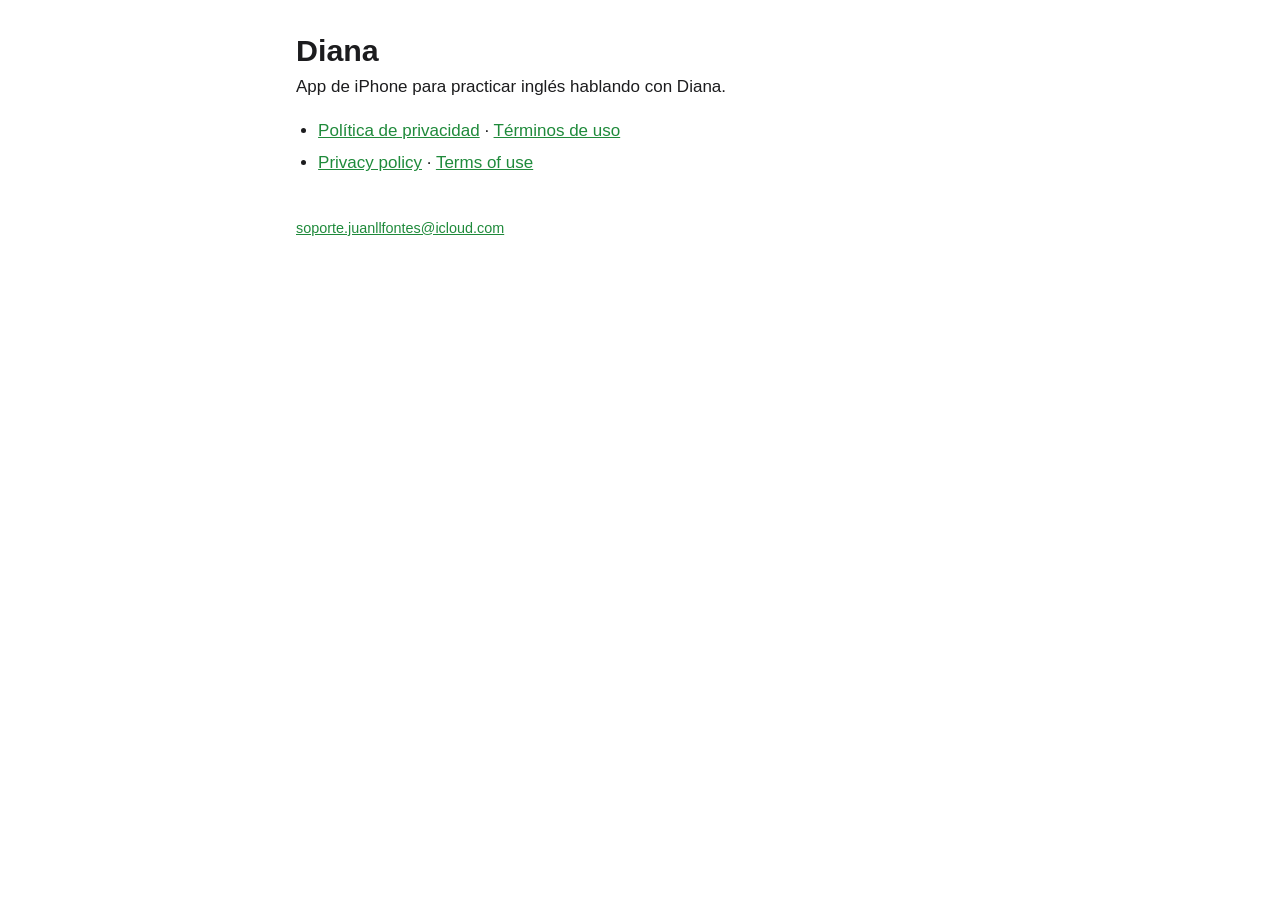
<file: index.html>
<!doctype html>
<html lang="es">
<head>
<meta charset="utf-8">
<meta name="viewport" content="width=device-width, initial-scale=1">
<title>Diana · Textos legales</title>
<link rel="stylesheet" href="estilo.css">
</head>
<body>
<main>
<h1>Diana</h1>
<p>App de iPhone para practicar inglés hablando con Diana.</p>
<ul>
<li><a href="es/privacidad.html">Política de privacidad</a> · <a href="es/terminos.html">Términos de uso</a></li>
<li lang="en"><a href="en/privacy.html">Privacy policy</a> · <a href="en/terms.html">Terms of use</a></li>
</ul>
<footer>
<p><a href="mailto:soporte.juanllfontes@icloud.com">soporte.juanllfontes@icloud.com</a></p>
</footer>
</main>
</body>
</html>
</file>
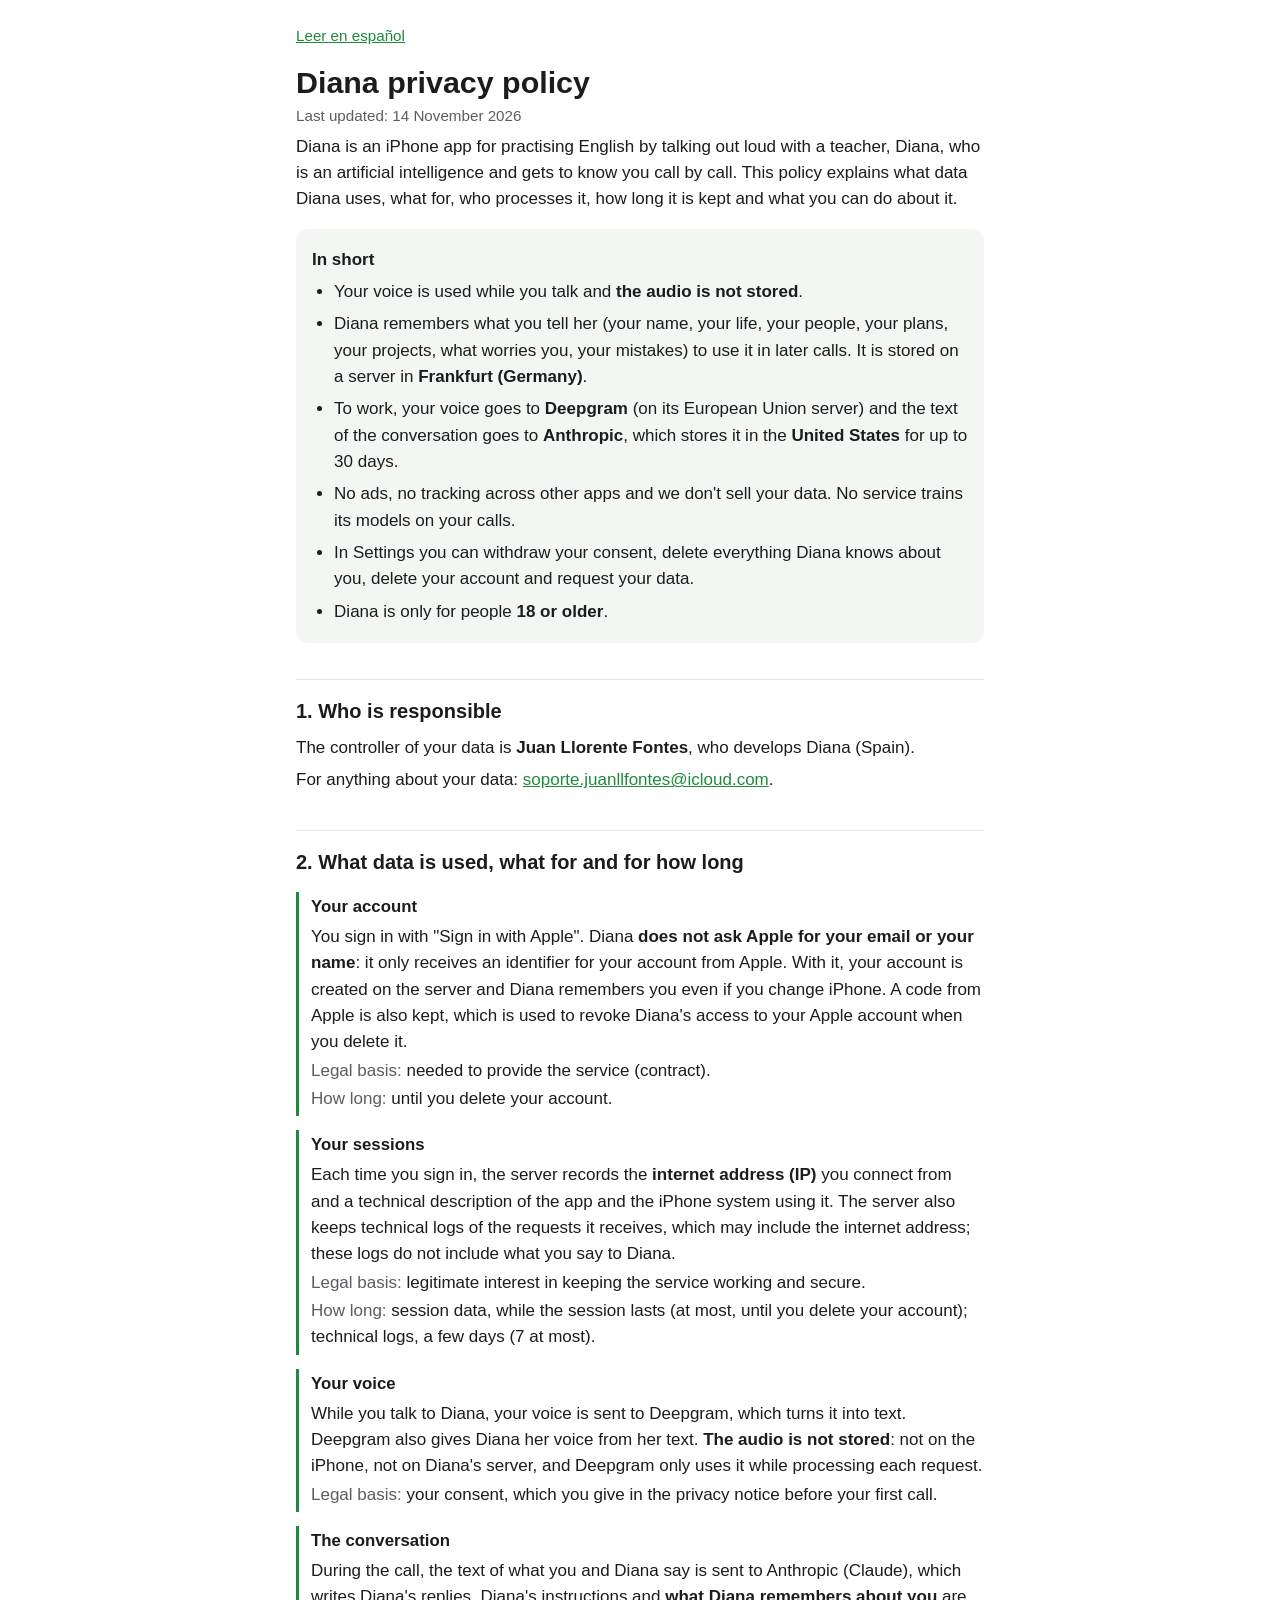
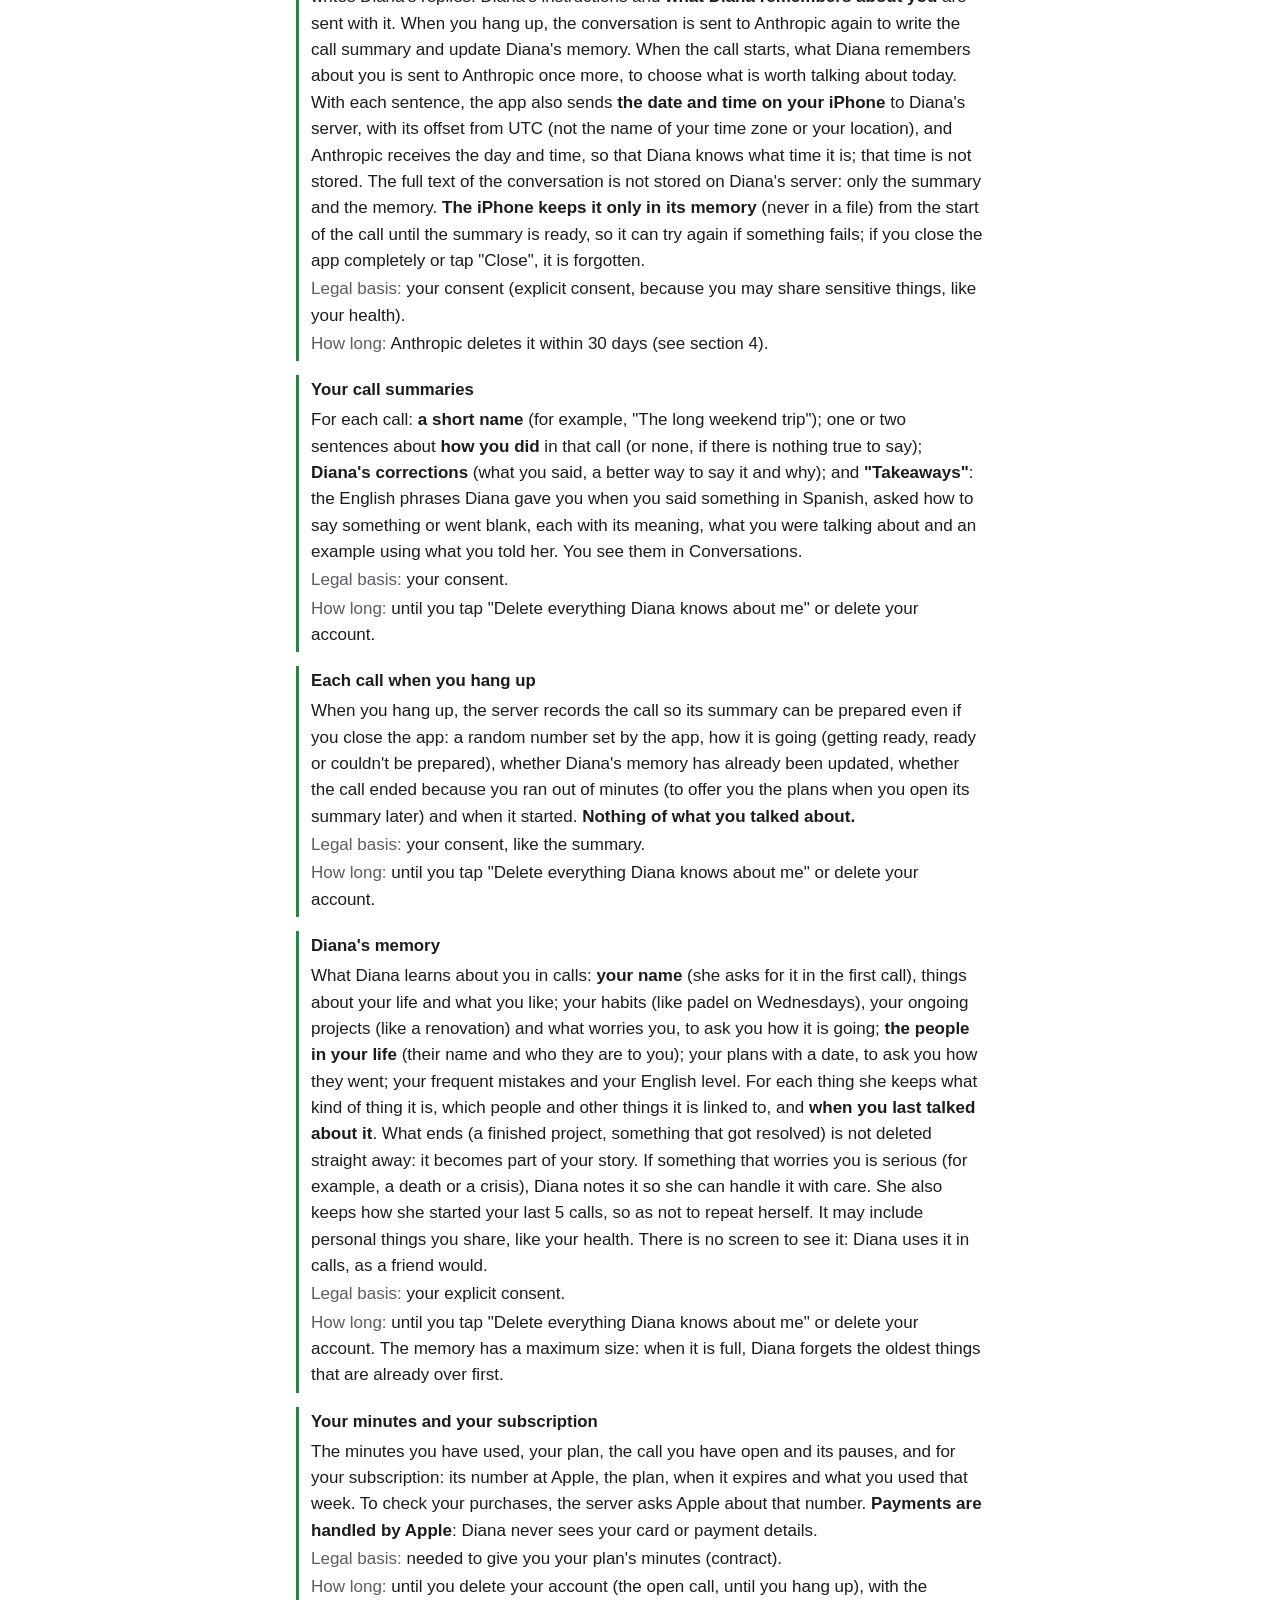
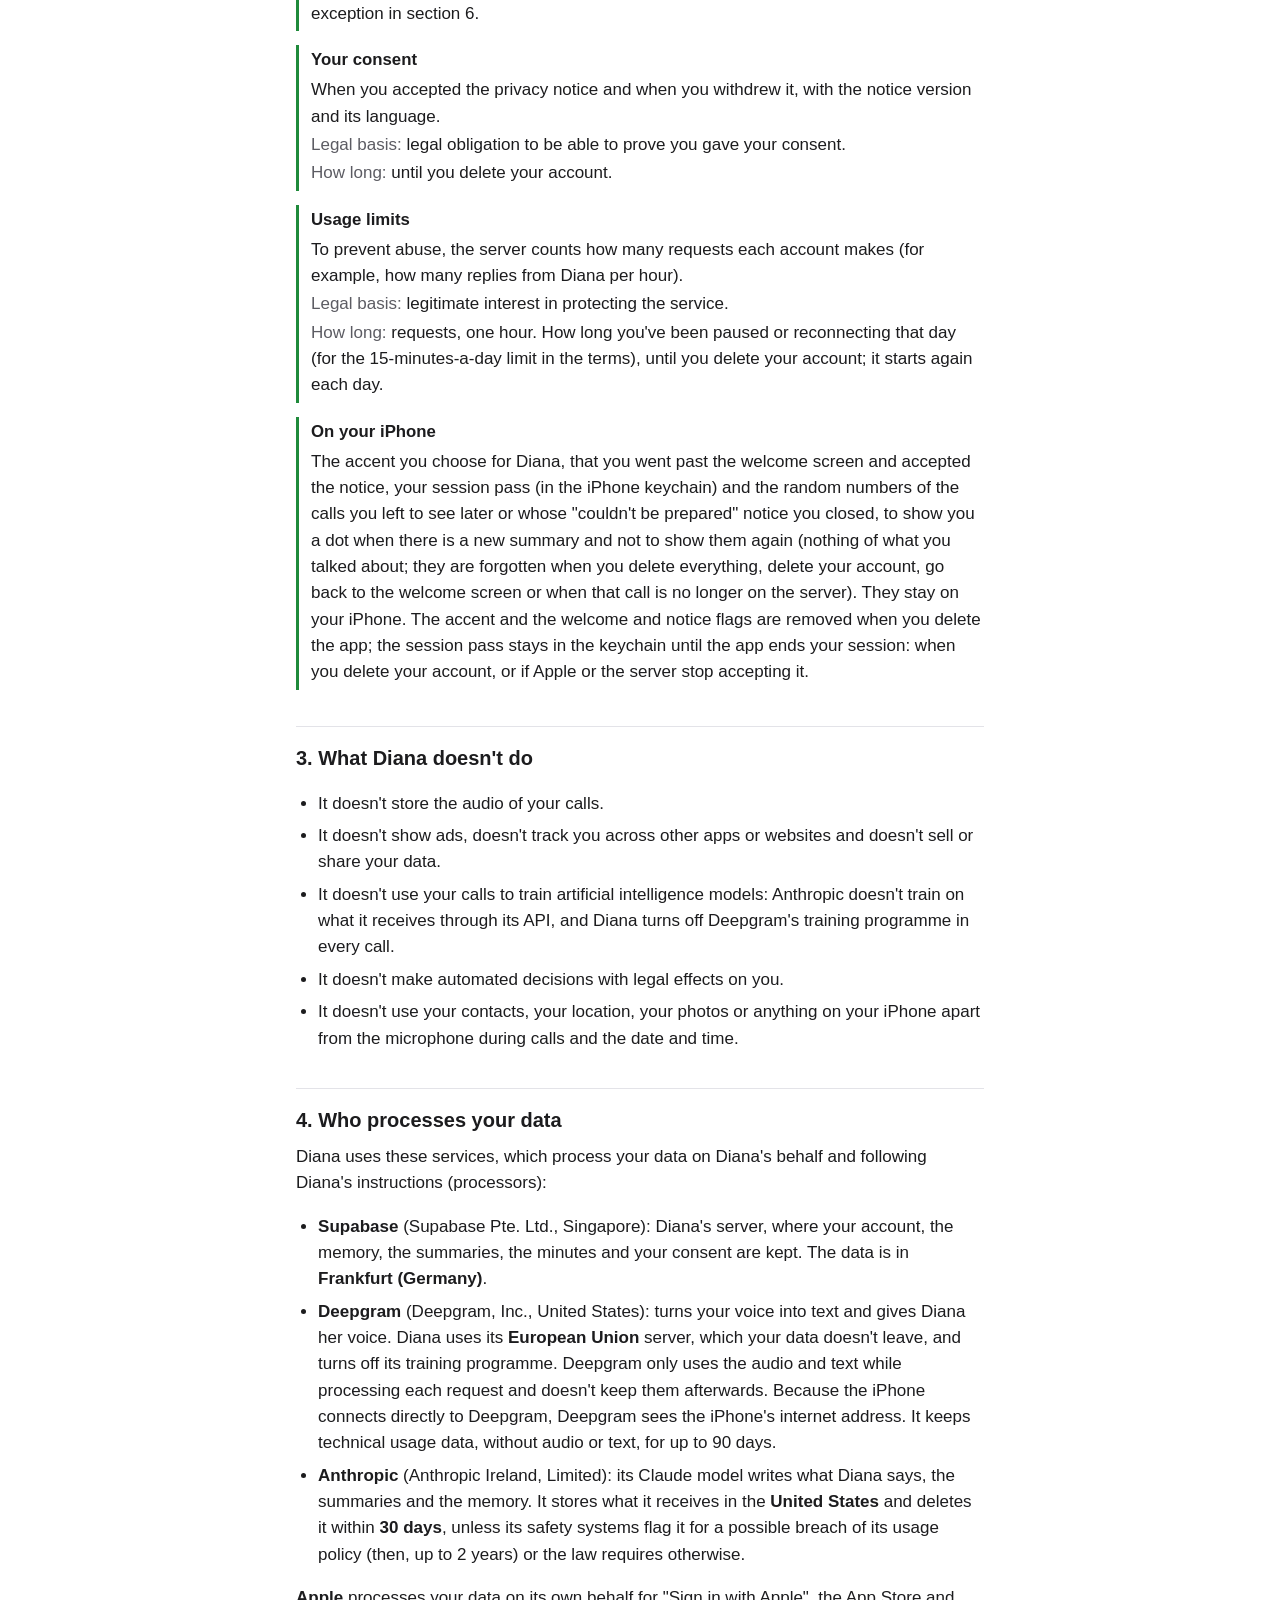
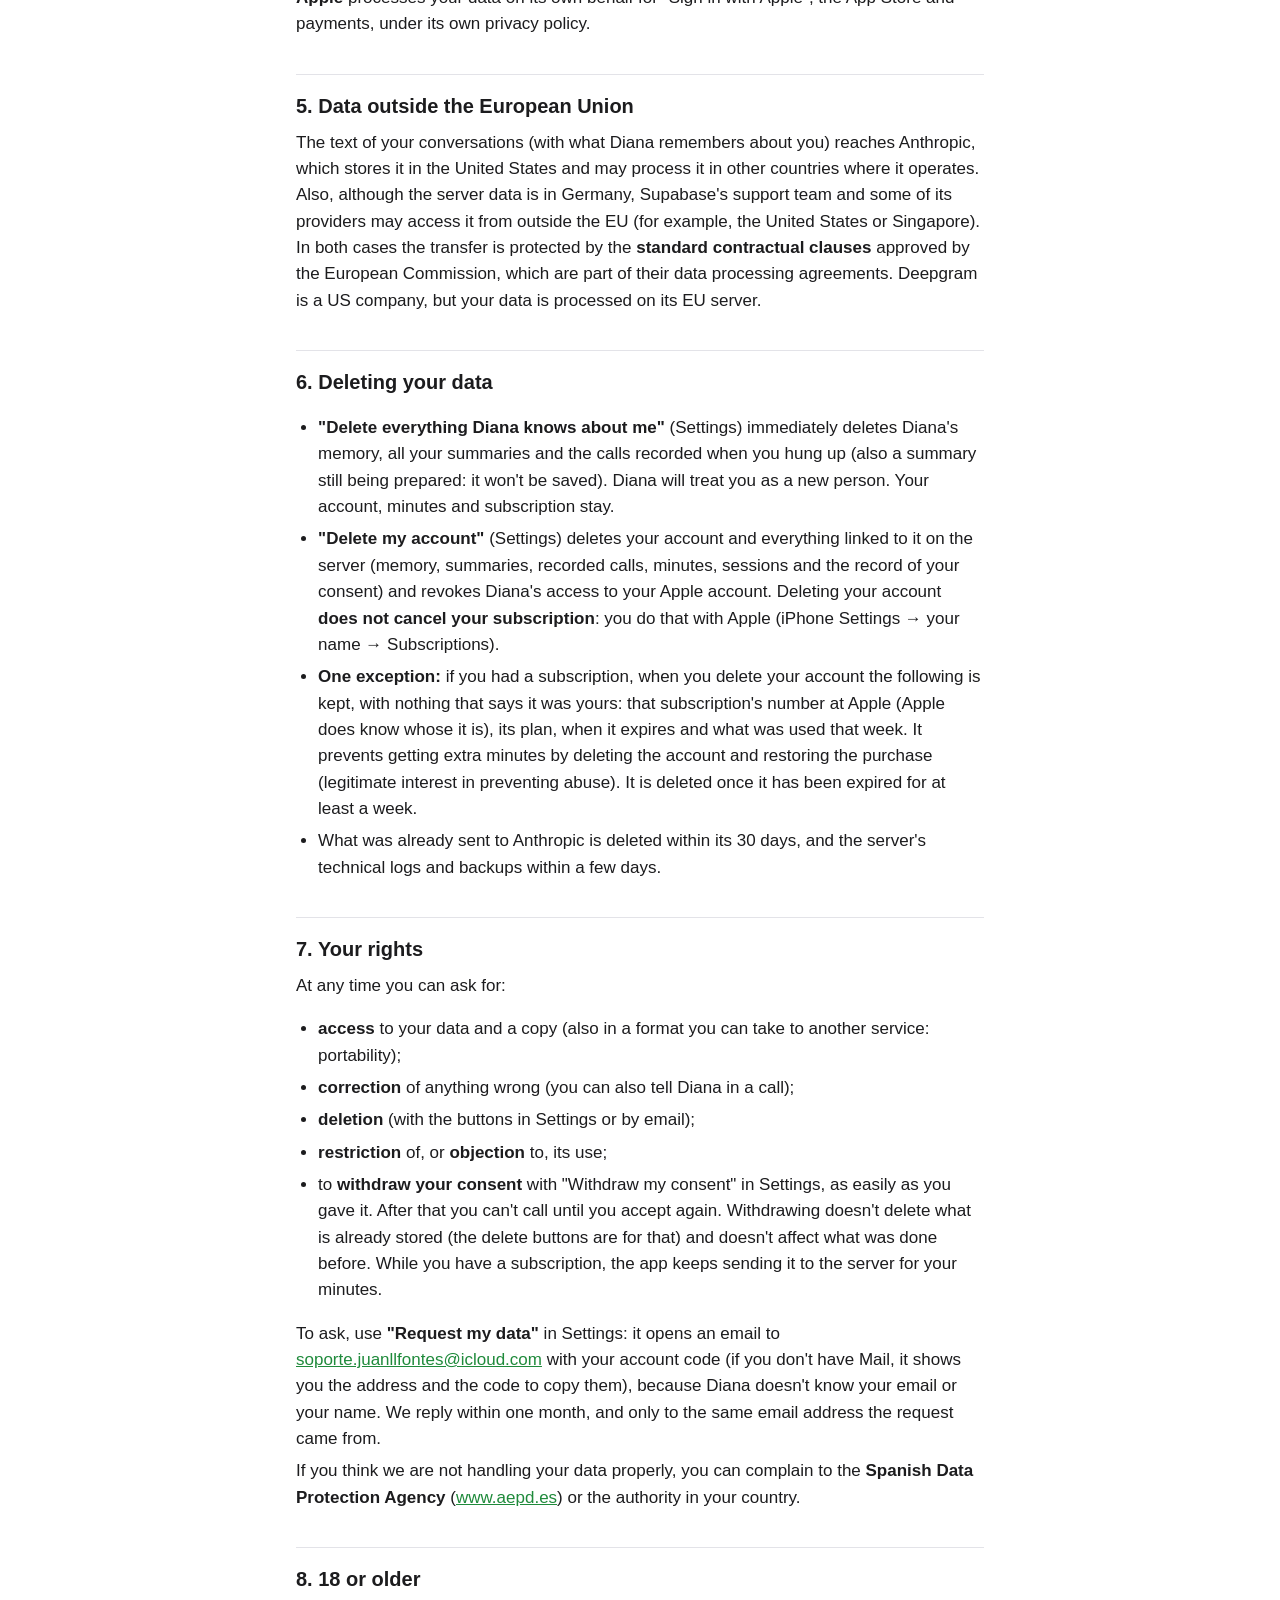
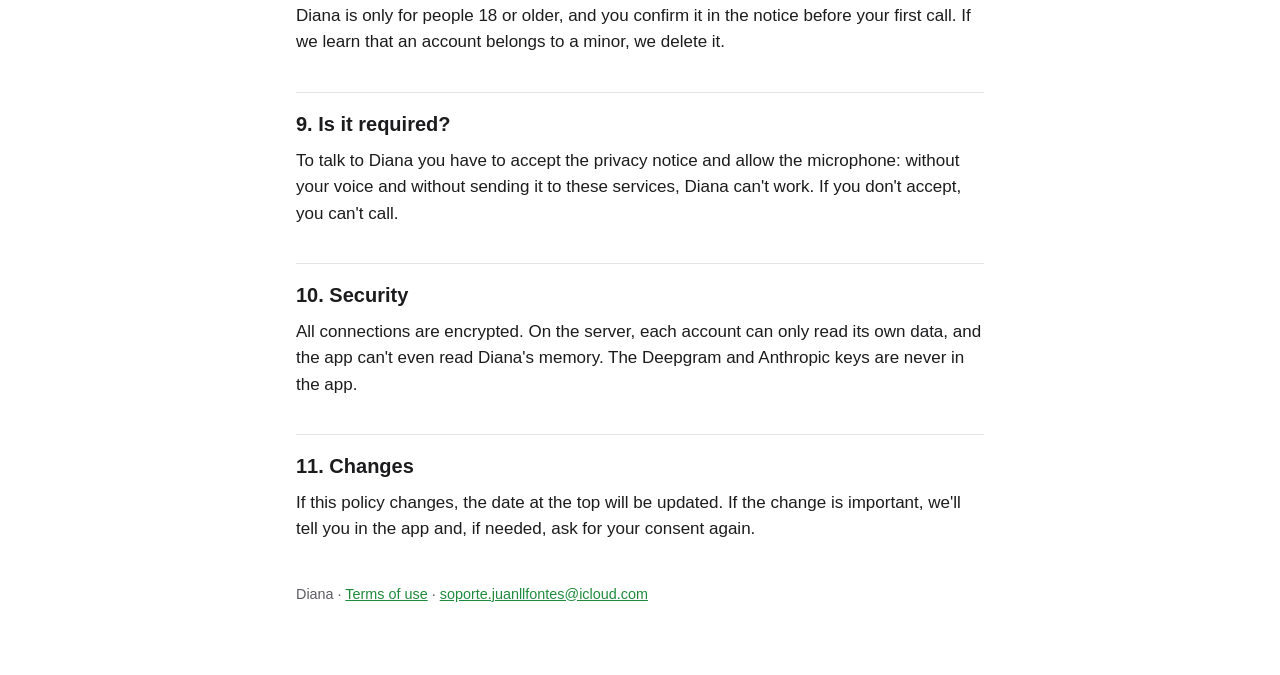
<file: en/privacy.html>
<!doctype html>
<html lang="en">
<head>
<meta charset="utf-8">
<meta name="viewport" content="width=device-width, initial-scale=1">
<title>Diana · Privacy policy</title>
<link rel="stylesheet" href="../estilo.css">
</head>
<body>
<main>
<p class="idioma"><a href="../es/privacidad.html" hreflang="es" lang="es">Leer en español</a></p>
<h1>Diana privacy policy</h1>
<p class="fecha">Last updated: 14 November 2026</p>

<p>Diana is an iPhone app for practising English by talking out loud with a teacher, Diana, who is an artificial intelligence and gets to know you call by call. This policy explains what data Diana uses, what for, who processes it, how long it is kept and what you can do about it.</p>

<div class="resumen">
<p><strong>In short</strong></p>
<ul>
<li>Your voice is used while you talk and <strong>the audio is not stored</strong>.</li>
<li>Diana remembers what you tell her (your name, your life, your people, your plans, your projects, what worries you, your mistakes) to use it in later calls. It is stored on a server in <strong>Frankfurt (Germany)</strong>.</li>
<li>To work, your voice goes to <strong>Deepgram</strong> (on its European Union server) and the text of the conversation goes to <strong>Anthropic</strong>, which stores it in the <strong>United States</strong> for up to 30 days.</li>
<li>No ads, no tracking across other apps and we don't sell your data. No service trains its models on your calls.</li>
<li>In Settings you can withdraw your consent, delete everything Diana knows about you, delete your account and request your data.</li>
<li>Diana is only for people <strong>18 or older</strong>.</li>
</ul>
</div>

<h2>1. Who is responsible</h2>
<p>The controller of your data is <strong>Juan Llorente Fontes</strong>, who develops Diana (Spain).</p>
<p>For anything about your data: <a href="mailto:soporte.juanllfontes@icloud.com">soporte.juanllfontes@icloud.com</a>.</p>

<h2>2. What data is used, what for and for how long</h2>

<div class="dato">
<h3>Your account</h3>
<p>You sign in with "Sign in with Apple". Diana <strong>does not ask Apple for your email or your name</strong>: it only receives an identifier for your account from Apple. With it, your account is created on the server and Diana remembers you even if you change iPhone. A code from Apple is also kept, which is used to revoke Diana's access to your Apple account when you delete it.</p>
<p><span class="etiqueta">Legal basis:</span> needed to provide the service (contract).</p>
<p><span class="etiqueta">How long:</span> until you delete your account.</p>
</div>

<div class="dato">
<h3>Your sessions</h3>
<p>Each time you sign in, the server records the <strong>internet address (IP)</strong> you connect from and a technical description of the app and the iPhone system using it. The server also keeps technical logs of the requests it receives, which may include the internet address; these logs do not include what you say to Diana.</p>
<p><span class="etiqueta">Legal basis:</span> legitimate interest in keeping the service working and secure.</p>
<p><span class="etiqueta">How long:</span> session data, while the session lasts (at most, until you delete your account); technical logs, a few days (7 at most).</p>
</div>

<div class="dato">
<h3>Your voice</h3>
<p>While you talk to Diana, your voice is sent to Deepgram, which turns it into text. Deepgram also gives Diana her voice from her text. <strong>The audio is not stored</strong>: not on the iPhone, not on Diana's server, and Deepgram only uses it while processing each request.</p>
<p><span class="etiqueta">Legal basis:</span> your consent, which you give in the privacy notice before your first call.</p>
</div>

<div class="dato">
<h3>The conversation</h3>
<p>During the call, the text of what you and Diana say is sent to Anthropic (Claude), which writes Diana's replies. Diana's instructions and <strong>what Diana remembers about you</strong> are sent with it. When you hang up, the conversation is sent to Anthropic again to write the call summary and update Diana's memory. When the call starts, what Diana remembers about you is sent to Anthropic once more, to choose what is worth talking about today. With each sentence, the app also sends <strong>the date and time on your iPhone</strong> to Diana's server, with its offset from UTC (not the name of your time zone or your location), and Anthropic receives the day and time, so that Diana knows what time it is; that time is not stored. The full text of the conversation is not stored on Diana's server: only the summary and the memory. <strong>The iPhone keeps it only in its memory</strong> (never in a file) from the start of the call until the summary is ready, so it can try again if something fails; if you close the app completely or tap "Close", it is forgotten.</p>
<p><span class="etiqueta">Legal basis:</span> your consent (explicit consent, because you may share sensitive things, like your health).</p>
<p><span class="etiqueta">How long:</span> Anthropic deletes it within 30 days (see section 4).</p>
</div>

<div class="dato">
<h3>Your call summaries</h3>
<p>For each call: <strong>a short name</strong> (for example, "The long weekend trip"); one or two sentences about <strong>how you did</strong> in that call (or none, if there is nothing true to say); <strong>Diana's corrections</strong> (what you said, a better way to say it and why); and <strong>"Takeaways"</strong>: the English phrases Diana gave you when you said something in Spanish, asked how to say something or went blank, each with its meaning, what you were talking about and an example using what you told her. You see them in Conversations.</p>
<p><span class="etiqueta">Legal basis:</span> your consent.</p>
<p><span class="etiqueta">How long:</span> until you tap "Delete everything Diana knows about me" or delete your account.</p>
</div>

<div class="dato">
<h3>Each call when you hang up</h3>
<p>When you hang up, the server records the call so its summary can be prepared even if you close the app: a random number set by the app, how it is going (getting ready, ready or couldn't be prepared), whether Diana's memory has already been updated, whether the call ended because you ran out of minutes (to offer you the plans when you open its summary later) and when it started. <strong>Nothing of what you talked about.</strong></p>
<p><span class="etiqueta">Legal basis:</span> your consent, like the summary.</p>
<p><span class="etiqueta">How long:</span> until you tap "Delete everything Diana knows about me" or delete your account.</p>
</div>

<div class="dato">
<h3>Diana's memory</h3>
<p>What Diana learns about you in calls: <strong>your name</strong> (she asks for it in the first call), things about your life and what you like; your habits (like padel on Wednesdays), your ongoing projects (like a renovation) and what worries you, to ask you how it is going; <strong>the people in your life</strong> (their name and who they are to you); your plans with a date, to ask you how they went; your frequent mistakes and your English level. For each thing she keeps what kind of thing it is, which people and other things it is linked to, and <strong>when you last talked about it</strong>. What ends (a finished project, something that got resolved) is not deleted straight away: it becomes part of your story. If something that worries you is serious (for example, a death or a crisis), Diana notes it so she can handle it with care. She also keeps how she started your last 5 calls, so as not to repeat herself. It may include personal things you share, like your health. There is no screen to see it: Diana uses it in calls, as a friend would.</p>
<p><span class="etiqueta">Legal basis:</span> your explicit consent.</p>
<p><span class="etiqueta">How long:</span> until you tap "Delete everything Diana knows about me" or delete your account. The memory has a maximum size: when it is full, Diana forgets the oldest things that are already over first.</p>
</div>

<div class="dato">
<h3>Your minutes and your subscription</h3>
<p>The minutes you have used, your plan, the call you have open and its pauses, and for your subscription: its number at Apple, the plan, when it expires and what you used that week. To check your purchases, the server asks Apple about that number. <strong>Payments are handled by Apple</strong>: Diana never sees your card or payment details.</p>
<p><span class="etiqueta">Legal basis:</span> needed to give you your plan's minutes (contract).</p>
<p><span class="etiqueta">How long:</span> until you delete your account (the open call, until you hang up), with the exception in section 6.</p>
</div>

<div class="dato">
<h3>Your consent</h3>
<p>When you accepted the privacy notice and when you withdrew it, with the notice version and its language.</p>
<p><span class="etiqueta">Legal basis:</span> legal obligation to be able to prove you gave your consent.</p>
<p><span class="etiqueta">How long:</span> until you delete your account.</p>
</div>

<div class="dato">
<h3>Usage limits</h3>
<p>To prevent abuse, the server counts how many requests each account makes (for example, how many replies from Diana per hour).</p>
<p><span class="etiqueta">Legal basis:</span> legitimate interest in protecting the service.</p>
<p><span class="etiqueta">How long:</span> requests, one hour. How long you've been paused or reconnecting that day (for the 15-minutes-a-day limit in the terms), until you delete your account; it starts again each day.</p>
</div>

<div class="dato">
<h3>On your iPhone</h3>
<p>The accent you choose for Diana, that you went past the welcome screen and accepted the notice, your session pass (in the iPhone keychain) and the random numbers of the calls you left to see later or whose "couldn't be prepared" notice you closed, to show you a dot when there is a new summary and not to show them again (nothing of what you talked about; they are forgotten when you delete everything, delete your account, go back to the welcome screen or when that call is no longer on the server). They stay on your iPhone. The accent and the welcome and notice flags are removed when you delete the app; the session pass stays in the keychain until the app ends your session: when you delete your account, or if Apple or the server stop accepting it.</p>
</div>

<h2>3. What Diana doesn't do</h2>
<ul>
<li>It doesn't store the audio of your calls.</li>
<li>It doesn't show ads, doesn't track you across other apps or websites and doesn't sell or share your data.</li>
<li>It doesn't use your calls to train artificial intelligence models: Anthropic doesn't train on what it receives through its API, and Diana turns off Deepgram's training programme in every call.</li>
<li>It doesn't make automated decisions with legal effects on you.</li>
<li>It doesn't use your contacts, your location, your photos or anything on your iPhone apart from the microphone during calls and the date and time.</li>
</ul>

<h2>4. Who processes your data</h2>
<p>Diana uses these services, which process your data on Diana's behalf and following Diana's instructions (processors):</p>
<ul>
<li><strong>Supabase</strong> (Supabase Pte. Ltd., Singapore): Diana's server, where your account, the memory, the summaries, the minutes and your consent are kept. The data is in <strong>Frankfurt (Germany)</strong>.</li>
<li><strong>Deepgram</strong> (Deepgram, Inc., United States): turns your voice into text and gives Diana her voice. Diana uses its <strong>European Union</strong> server, which your data doesn't leave, and turns off its training programme. Deepgram only uses the audio and text while processing each request and doesn't keep them afterwards. Because the iPhone connects directly to Deepgram, Deepgram sees the iPhone's internet address. It keeps technical usage data, without audio or text, for up to 90 days.</li>
<li><strong>Anthropic</strong> (Anthropic Ireland, Limited): its Claude model writes what Diana says, the summaries and the memory. It stores what it receives in the <strong>United States</strong> and deletes it within <strong>30 days</strong>, unless its safety systems flag it for a possible breach of its usage policy (then, up to 2 years) or the law requires otherwise.</li>
</ul>
<p><strong>Apple</strong> processes your data on its own behalf for "Sign in with Apple", the App Store and payments, under its own privacy policy.</p>

<h2>5. Data outside the European Union</h2>
<p>The text of your conversations (with what Diana remembers about you) reaches Anthropic, which stores it in the United States and may process it in other countries where it operates. Also, although the server data is in Germany, Supabase's support team and some of its providers may access it from outside the EU (for example, the United States or Singapore). In both cases the transfer is protected by the <strong>standard contractual clauses</strong> approved by the European Commission, which are part of their data processing agreements. Deepgram is a US company, but your data is processed on its EU server.</p>

<h2>6. Deleting your data</h2>
<ul>
<li><strong>"Delete everything Diana knows about me"</strong> (Settings) immediately deletes Diana's memory, all your summaries and the calls recorded when you hung up (also a summary still being prepared: it won't be saved). Diana will treat you as a new person. Your account, minutes and subscription stay.</li>
<li><strong>"Delete my account"</strong> (Settings) deletes your account and everything linked to it on the server (memory, summaries, recorded calls, minutes, sessions and the record of your consent) and revokes Diana's access to your Apple account. Deleting your account <strong>does not cancel your subscription</strong>: you do that with Apple (iPhone Settings → your name → Subscriptions).</li>
<li><strong>One exception:</strong> if you had a subscription, when you delete your account the following is kept, with nothing that says it was yours: that subscription's number at Apple (Apple does know whose it is), its plan, when it expires and what was used that week. It prevents getting extra minutes by deleting the account and restoring the purchase (legitimate interest in preventing abuse). It is deleted once it has been expired for at least a week.</li>
<li>What was already sent to Anthropic is deleted within its 30 days, and the server's technical logs and backups within a few days.</li>
</ul>

<h2>7. Your rights</h2>
<p>At any time you can ask for:</p>
<ul>
<li><strong>access</strong> to your data and a copy (also in a format you can take to another service: portability);</li>
<li><strong>correction</strong> of anything wrong (you can also tell Diana in a call);</li>
<li><strong>deletion</strong> (with the buttons in Settings or by email);</li>
<li><strong>restriction</strong> of, or <strong>objection</strong> to, its use;</li>
<li>to <strong>withdraw your consent</strong> with "Withdraw my consent" in Settings, as easily as you gave it. After that you can't call until you accept again. Withdrawing doesn't delete what is already stored (the delete buttons are for that) and doesn't affect what was done before. While you have a subscription, the app keeps sending it to the server for your minutes.</li>
</ul>
<p>To ask, use <strong>"Request my data"</strong> in Settings: it opens an email to <a href="mailto:soporte.juanllfontes@icloud.com">soporte.juanllfontes@icloud.com</a> with your account code (if you don't have Mail, it shows you the address and the code to copy them), because Diana doesn't know your email or your name. We reply within one month, and only to the same email address the request came from.</p>
<p>If you think we are not handling your data properly, you can complain to the <strong>Spanish Data Protection Agency</strong> (<a href="https://www.aepd.es">www.aepd.es</a>) or the authority in your country.</p>

<h2>8. 18 or older</h2>
<p>Diana is only for people 18 or older, and you confirm it in the notice before your first call. If we learn that an account belongs to a minor, we delete it.</p>

<h2>9. Is it required?</h2>
<p>To talk to Diana you have to accept the privacy notice and allow the microphone: without your voice and without sending it to these services, Diana can't work. If you don't accept, you can't call.</p>

<h2>10. Security</h2>
<p>All connections are encrypted. On the server, each account can only read its own data, and the app can't even read Diana's memory. The Deepgram and Anthropic keys are never in the app.</p>

<h2>11. Changes</h2>
<p>If this policy changes, the date at the top will be updated. If the change is important, we'll tell you in the app and, if needed, ask for your consent again.</p>

<footer>
<p>Diana · <a href="terms.html">Terms of use</a> · <a href="mailto:soporte.juanllfontes@icloud.com">soporte.juanllfontes@icloud.com</a></p>
</footer>
</main>
</body>
</html>
</file>
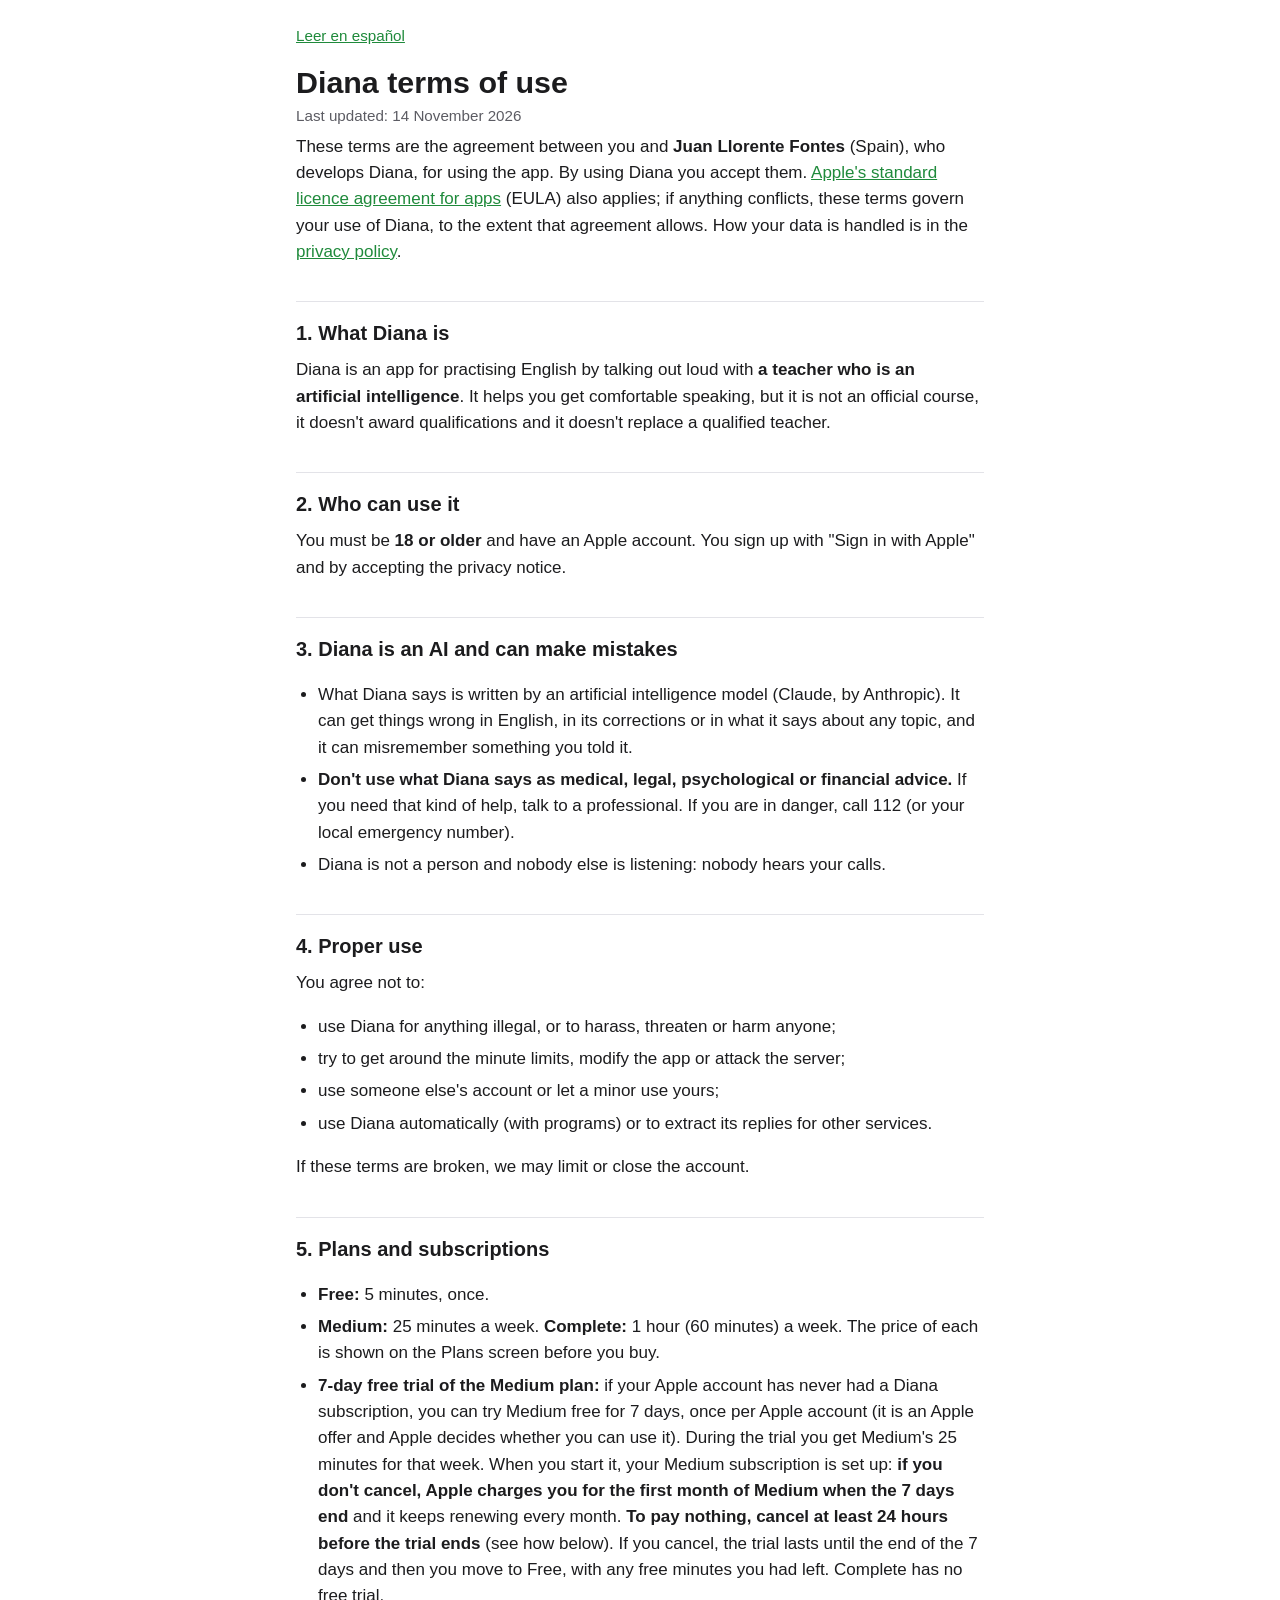
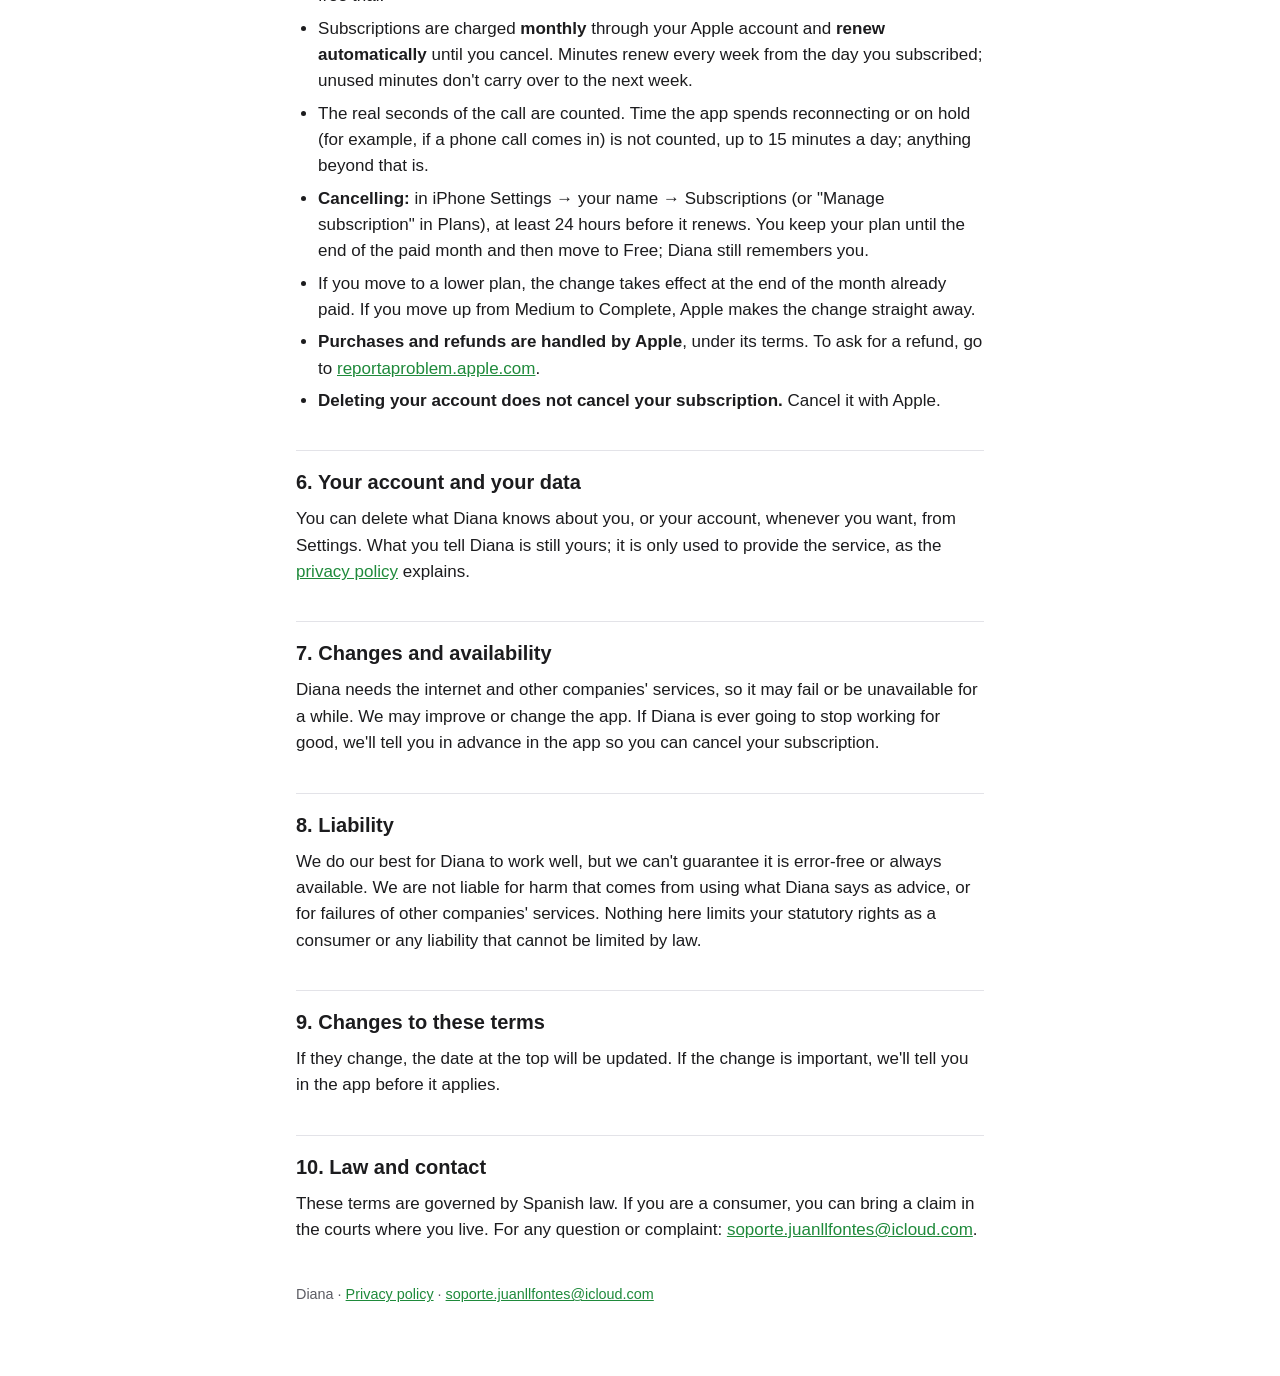
<file: en/terms.html>
<!doctype html>
<html lang="en">
<head>
<meta charset="utf-8">
<meta name="viewport" content="width=device-width, initial-scale=1">
<title>Diana · Terms of use</title>
<link rel="stylesheet" href="../estilo.css">
</head>
<body>
<main>
<p class="idioma"><a href="../es/terminos.html" hreflang="es" lang="es">Leer en español</a></p>
<h1>Diana terms of use</h1>
<p class="fecha">Last updated: 14 November 2026</p>

<p>These terms are the agreement between you and <strong>Juan Llorente Fontes</strong> (Spain), who develops Diana, for using the app. By using Diana you accept them. <a href="https://www.apple.com/legal/internet-services/itunes/dev/stdeula/">Apple's standard licence agreement for apps</a> (EULA) also applies; if anything conflicts, these terms govern your use of Diana, to the extent that agreement allows. How your data is handled is in the <a href="privacy.html">privacy policy</a>.</p>

<h2>1. What Diana is</h2>
<p>Diana is an app for practising English by talking out loud with <strong>a teacher who is an artificial intelligence</strong>. It helps you get comfortable speaking, but it is not an official course, it doesn't award qualifications and it doesn't replace a qualified teacher.</p>

<h2>2. Who can use it</h2>
<p>You must be <strong>18 or older</strong> and have an Apple account. You sign up with "Sign in with Apple" and by accepting the privacy notice.</p>

<h2>3. Diana is an AI and can make mistakes</h2>
<ul>
<li>What Diana says is written by an artificial intelligence model (Claude, by Anthropic). It can get things wrong in English, in its corrections or in what it says about any topic, and it can misremember something you told it.</li>
<li><strong>Don't use what Diana says as medical, legal, psychological or financial advice.</strong> If you need that kind of help, talk to a professional. If you are in danger, call 112 (or your local emergency number).</li>
<li>Diana is not a person and nobody else is listening: nobody hears your calls.</li>
</ul>

<h2>4. Proper use</h2>
<p>You agree not to:</p>
<ul>
<li>use Diana for anything illegal, or to harass, threaten or harm anyone;</li>
<li>try to get around the minute limits, modify the app or attack the server;</li>
<li>use someone else's account or let a minor use yours;</li>
<li>use Diana automatically (with programs) or to extract its replies for other services.</li>
</ul>
<p>If these terms are broken, we may limit or close the account.</p>

<h2>5. Plans and subscriptions</h2>
<ul>
<li><strong>Free:</strong> 5 minutes, once.</li>
<li><strong>Medium:</strong> 25 minutes a week. <strong>Complete:</strong> 1 hour (60 minutes) a week. The price of each is shown on the Plans screen before you buy.</li>
<li><strong>7-day free trial of the Medium plan:</strong> if your Apple account has never had a Diana subscription, you can try Medium free for 7 days, once per Apple account (it is an Apple offer and Apple decides whether you can use it). During the trial you get Medium's 25 minutes for that week. When you start it, your Medium subscription is set up: <strong>if you don't cancel, Apple charges you for the first month of Medium when the 7 days end</strong> and it keeps renewing every month. <strong>To pay nothing, cancel at least 24 hours before the trial ends</strong> (see how below). If you cancel, the trial lasts until the end of the 7 days and then you move to Free, with any free minutes you had left. Complete has no free trial.</li>
<li>Subscriptions are charged <strong>monthly</strong> through your Apple account and <strong>renew automatically</strong> until you cancel. Minutes renew every week from the day you subscribed; unused minutes don't carry over to the next week.</li>
<li>The real seconds of the call are counted. Time the app spends reconnecting or on hold (for example, if a phone call comes in) is not counted, up to 15 minutes a day; anything beyond that is.</li>
<li><strong>Cancelling:</strong> in iPhone Settings → your name → Subscriptions (or "Manage subscription" in Plans), at least 24 hours before it renews. You keep your plan until the end of the paid month and then move to Free; Diana still remembers you.</li>
<li>If you move to a lower plan, the change takes effect at the end of the month already paid. If you move up from Medium to Complete, Apple makes the change straight away.</li>
<li><strong>Purchases and refunds are handled by Apple</strong>, under its terms. To ask for a refund, go to <a href="https://reportaproblem.apple.com">reportaproblem.apple.com</a>.</li>
<li><strong>Deleting your account does not cancel your subscription.</strong> Cancel it with Apple.</li>
</ul>

<h2>6. Your account and your data</h2>
<p>You can delete what Diana knows about you, or your account, whenever you want, from Settings. What you tell Diana is still yours; it is only used to provide the service, as the <a href="privacy.html">privacy policy</a> explains.</p>

<h2>7. Changes and availability</h2>
<p>Diana needs the internet and other companies' services, so it may fail or be unavailable for a while. We may improve or change the app. If Diana is ever going to stop working for good, we'll tell you in advance in the app so you can cancel your subscription.</p>

<h2>8. Liability</h2>
<p>We do our best for Diana to work well, but we can't guarantee it is error-free or always available. We are not liable for harm that comes from using what Diana says as advice, or for failures of other companies' services. Nothing here limits your statutory rights as a consumer or any liability that cannot be limited by law.</p>

<h2>9. Changes to these terms</h2>
<p>If they change, the date at the top will be updated. If the change is important, we'll tell you in the app before it applies.</p>

<h2>10. Law and contact</h2>
<p>These terms are governed by Spanish law. If you are a consumer, you can bring a claim in the courts where you live. For any question or complaint: <a href="mailto:soporte.juanllfontes@icloud.com">soporte.juanllfontes@icloud.com</a>.</p>

<footer>
<p>Diana · <a href="privacy.html">Privacy policy</a> · <a href="mailto:soporte.juanllfontes@icloud.com">soporte.juanllfontes@icloud.com</a></p>
</footer>
</main>
</body>
</html>
</file>
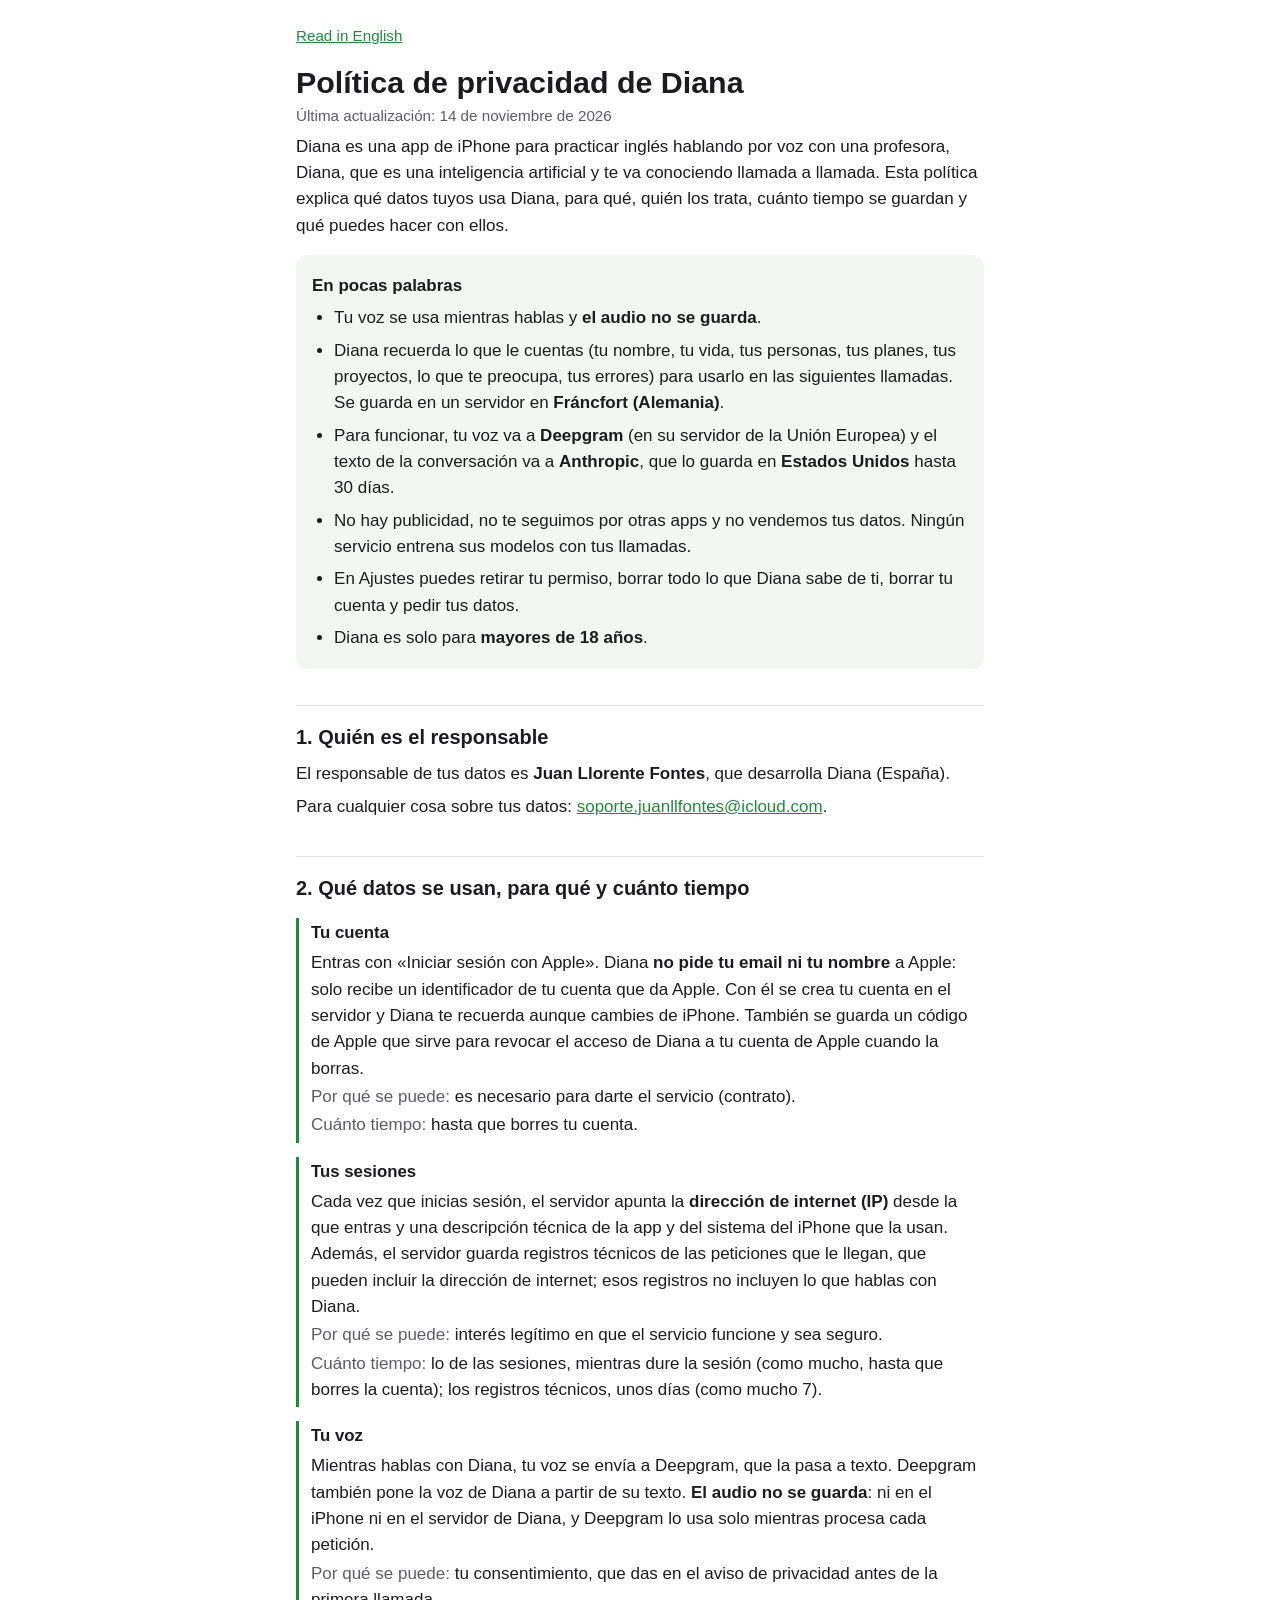
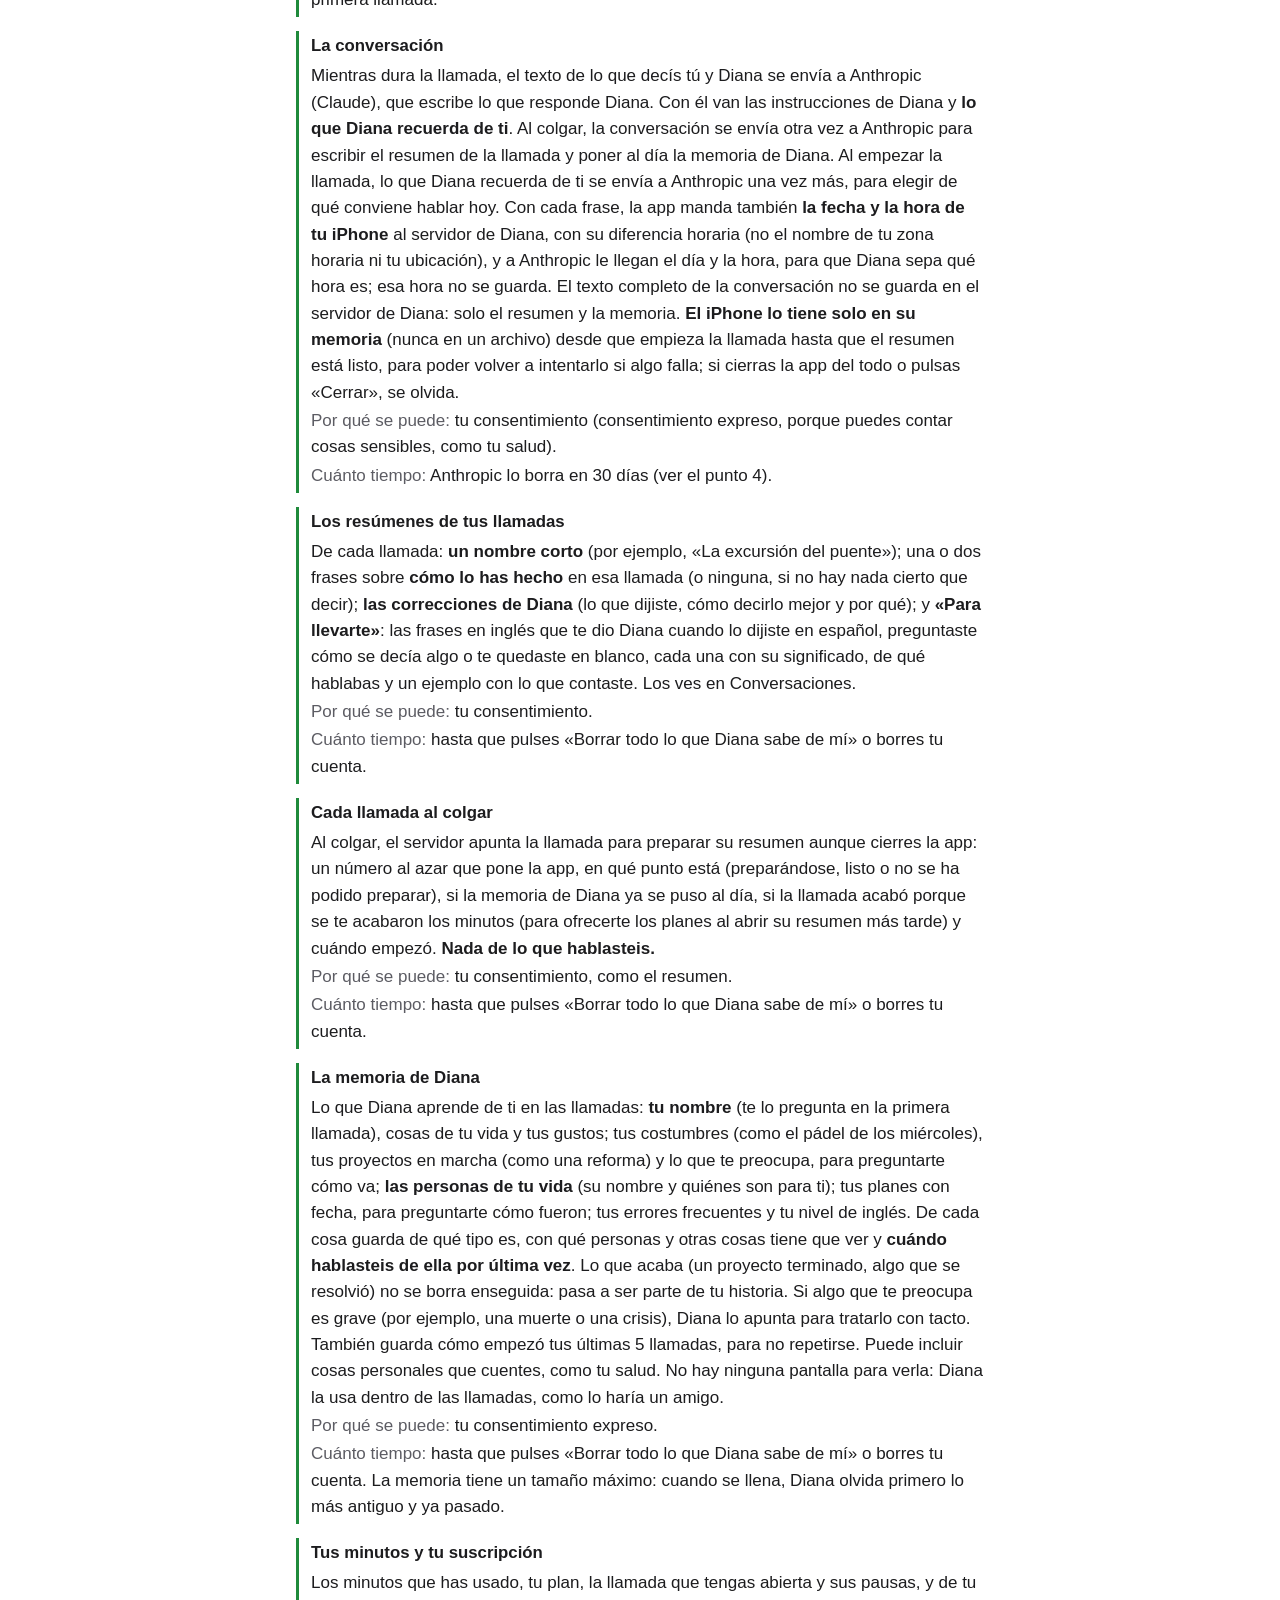
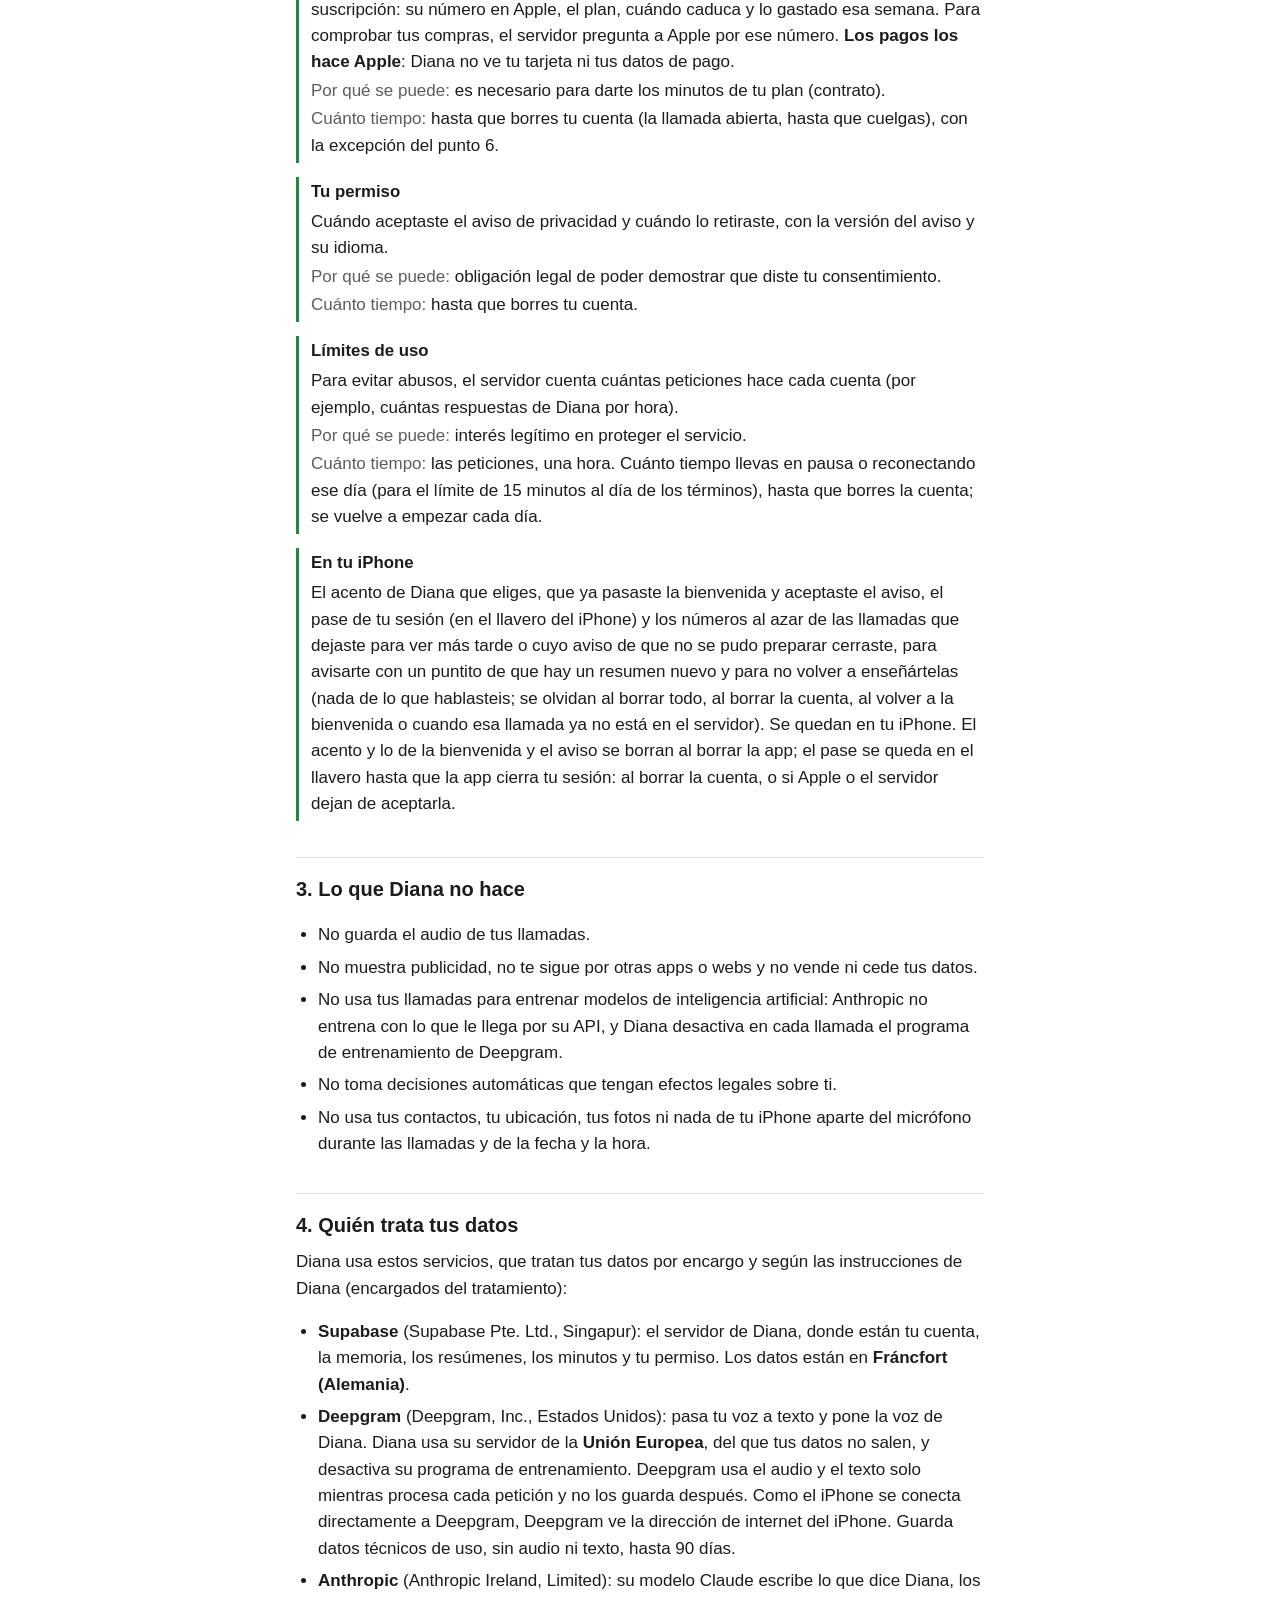
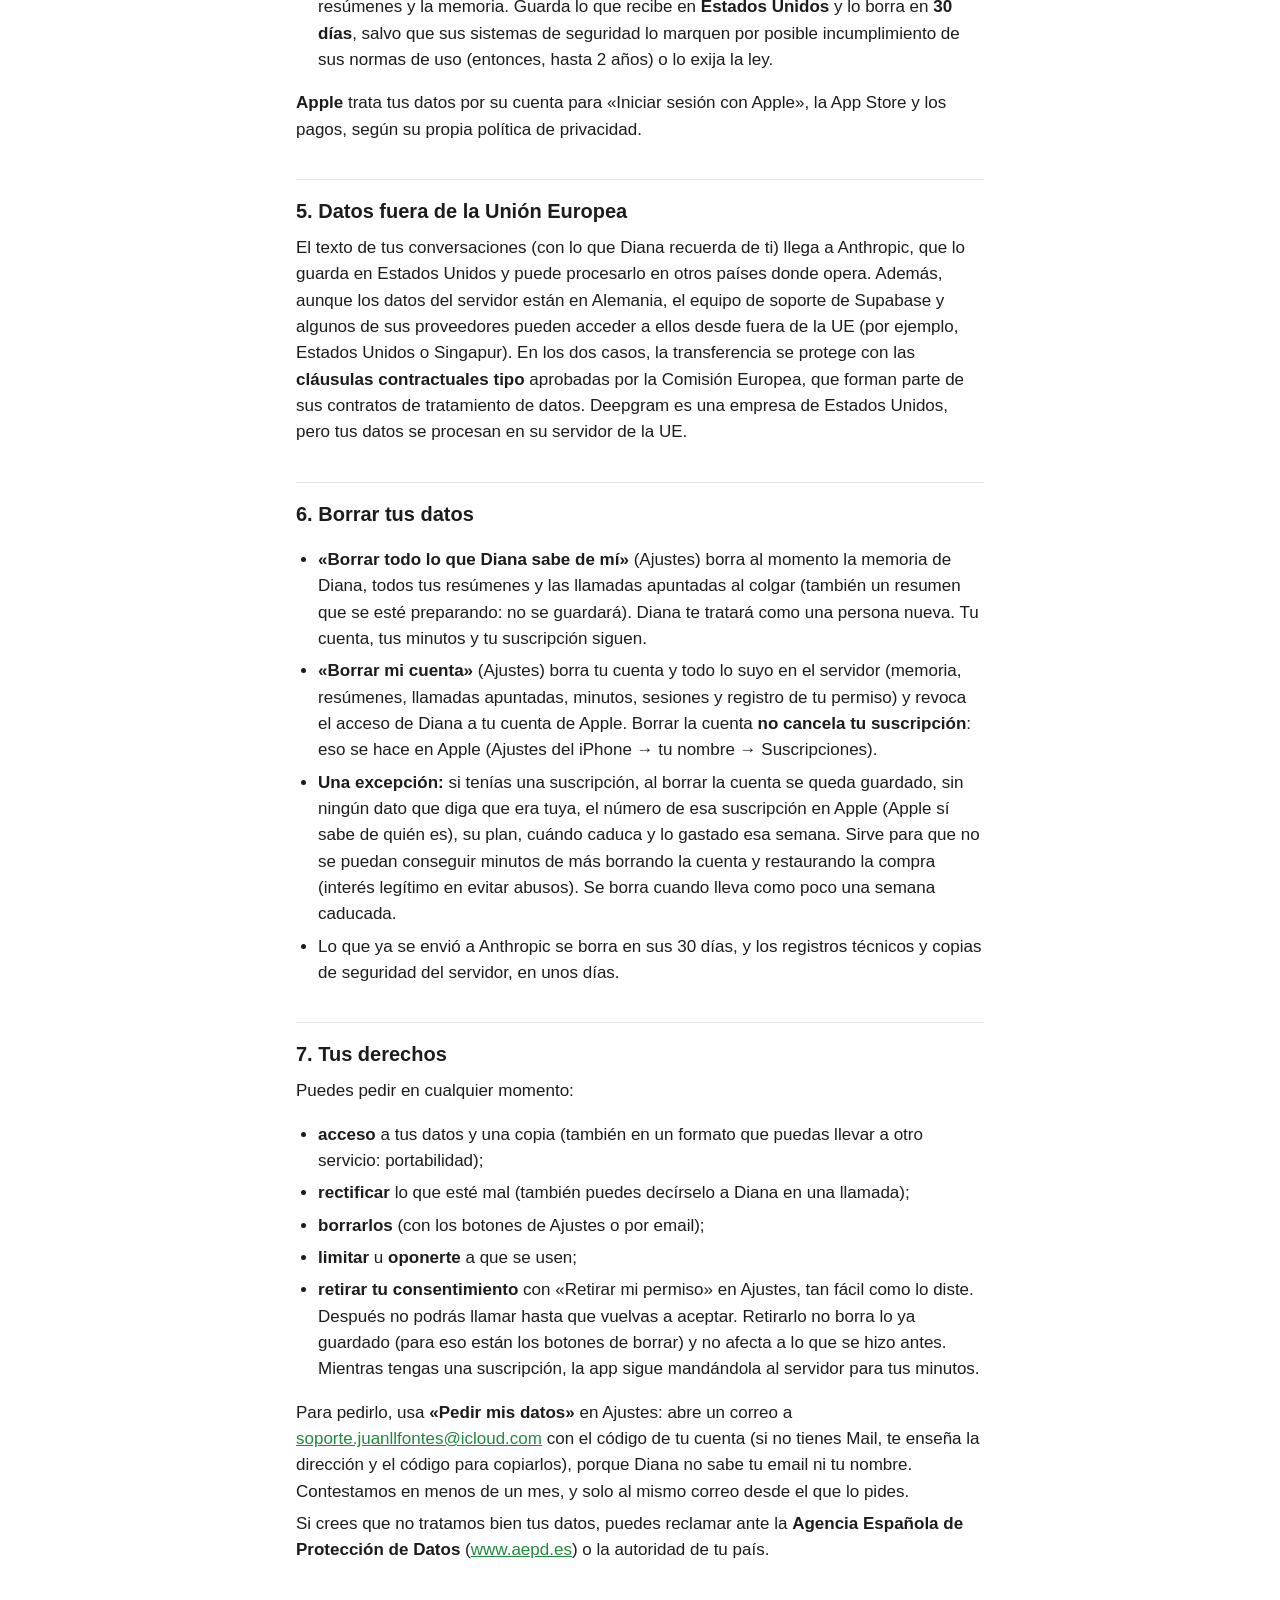
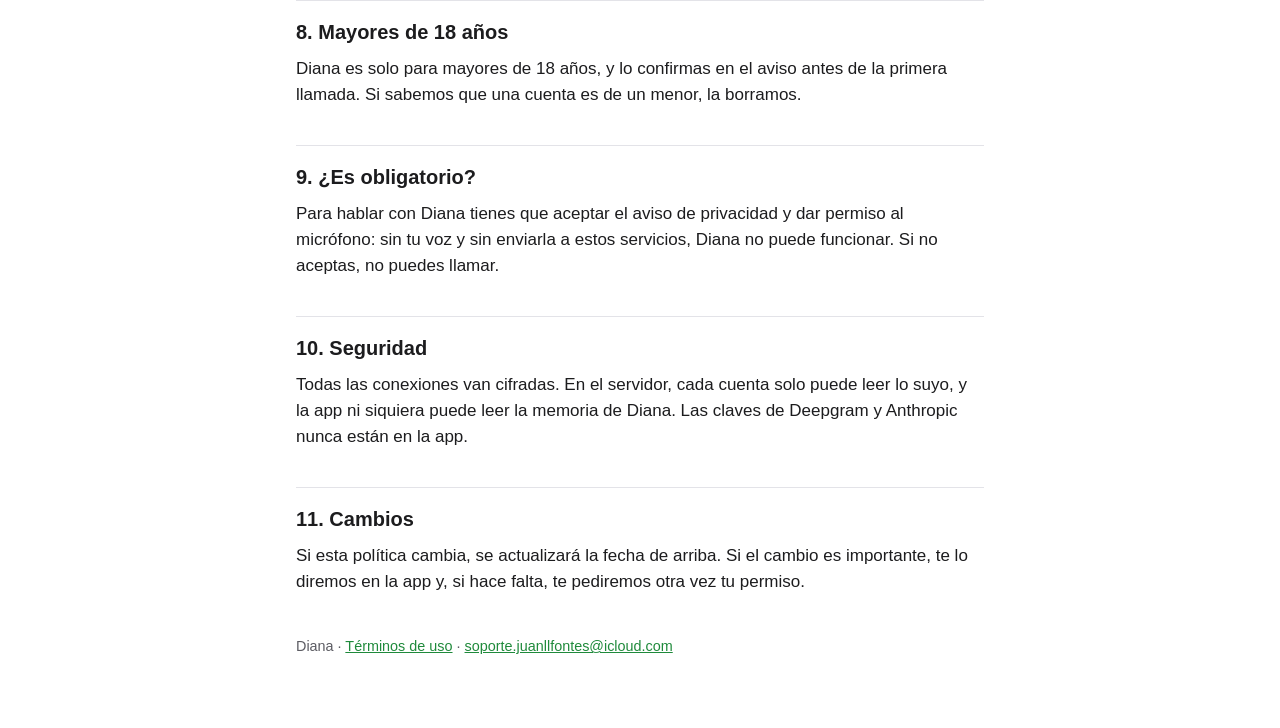
<file: es/privacidad.html>
<!doctype html>
<html lang="es">
<head>
<meta charset="utf-8">
<meta name="viewport" content="width=device-width, initial-scale=1">
<title>Diana · Política de privacidad</title>
<link rel="stylesheet" href="../estilo.css">
</head>
<body>
<main>
<p class="idioma"><a href="../en/privacy.html" hreflang="en" lang="en">Read in English</a></p>
<h1>Política de privacidad de Diana</h1>
<p class="fecha">Última actualización: 14 de noviembre de 2026</p>

<p>Diana es una app de iPhone para practicar inglés hablando por voz con una profesora, Diana, que es una inteligencia artificial y te va conociendo llamada a llamada. Esta política explica qué datos tuyos usa Diana, para qué, quién los trata, cuánto tiempo se guardan y qué puedes hacer con ellos.</p>

<div class="resumen">
<p><strong>En pocas palabras</strong></p>
<ul>
<li>Tu voz se usa mientras hablas y <strong>el audio no se guarda</strong>.</li>
<li>Diana recuerda lo que le cuentas (tu nombre, tu vida, tus personas, tus planes, tus proyectos, lo que te preocupa, tus errores) para usarlo en las siguientes llamadas. Se guarda en un servidor en <strong>Fráncfort (Alemania)</strong>.</li>
<li>Para funcionar, tu voz va a <strong>Deepgram</strong> (en su servidor de la Unión Europea) y el texto de la conversación va a <strong>Anthropic</strong>, que lo guarda en <strong>Estados Unidos</strong> hasta 30 días.</li>
<li>No hay publicidad, no te seguimos por otras apps y no vendemos tus datos. Ningún servicio entrena sus modelos con tus llamadas.</li>
<li>En Ajustes puedes retirar tu permiso, borrar todo lo que Diana sabe de ti, borrar tu cuenta y pedir tus datos.</li>
<li>Diana es solo para <strong>mayores de 18 años</strong>.</li>
</ul>
</div>

<h2>1. Quién es el responsable</h2>
<p>El responsable de tus datos es <strong>Juan Llorente Fontes</strong>, que desarrolla Diana (España).</p>
<p>Para cualquier cosa sobre tus datos: <a href="mailto:soporte.juanllfontes@icloud.com">soporte.juanllfontes@icloud.com</a>.</p>

<h2>2. Qué datos se usan, para qué y cuánto tiempo</h2>

<div class="dato">
<h3>Tu cuenta</h3>
<p>Entras con «Iniciar sesión con Apple». Diana <strong>no pide tu email ni tu nombre</strong> a Apple: solo recibe un identificador de tu cuenta que da Apple. Con él se crea tu cuenta en el servidor y Diana te recuerda aunque cambies de iPhone. También se guarda un código de Apple que sirve para revocar el acceso de Diana a tu cuenta de Apple cuando la borras.</p>
<p><span class="etiqueta">Por qué se puede:</span> es necesario para darte el servicio (contrato).</p>
<p><span class="etiqueta">Cuánto tiempo:</span> hasta que borres tu cuenta.</p>
</div>

<div class="dato">
<h3>Tus sesiones</h3>
<p>Cada vez que inicias sesión, el servidor apunta la <strong>dirección de internet (IP)</strong> desde la que entras y una descripción técnica de la app y del sistema del iPhone que la usan. Además, el servidor guarda registros técnicos de las peticiones que le llegan, que pueden incluir la dirección de internet; esos registros no incluyen lo que hablas con Diana.</p>
<p><span class="etiqueta">Por qué se puede:</span> interés legítimo en que el servicio funcione y sea seguro.</p>
<p><span class="etiqueta">Cuánto tiempo:</span> lo de las sesiones, mientras dure la sesión (como mucho, hasta que borres la cuenta); los registros técnicos, unos días (como mucho 7).</p>
</div>

<div class="dato">
<h3>Tu voz</h3>
<p>Mientras hablas con Diana, tu voz se envía a Deepgram, que la pasa a texto. Deepgram también pone la voz de Diana a partir de su texto. <strong>El audio no se guarda</strong>: ni en el iPhone ni en el servidor de Diana, y Deepgram lo usa solo mientras procesa cada petición.</p>
<p><span class="etiqueta">Por qué se puede:</span> tu consentimiento, que das en el aviso de privacidad antes de la primera llamada.</p>
</div>

<div class="dato">
<h3>La conversación</h3>
<p>Mientras dura la llamada, el texto de lo que decís tú y Diana se envía a Anthropic (Claude), que escribe lo que responde Diana. Con él van las instrucciones de Diana y <strong>lo que Diana recuerda de ti</strong>. Al colgar, la conversación se envía otra vez a Anthropic para escribir el resumen de la llamada y poner al día la memoria de Diana. Al empezar la llamada, lo que Diana recuerda de ti se envía a Anthropic una vez más, para elegir de qué conviene hablar hoy. Con cada frase, la app manda también <strong>la fecha y la hora de tu iPhone</strong> al servidor de Diana, con su diferencia horaria (no el nombre de tu zona horaria ni tu ubicación), y a Anthropic le llegan el día y la hora, para que Diana sepa qué hora es; esa hora no se guarda. El texto completo de la conversación no se guarda en el servidor de Diana: solo el resumen y la memoria. <strong>El iPhone lo tiene solo en su memoria</strong> (nunca en un archivo) desde que empieza la llamada hasta que el resumen está listo, para poder volver a intentarlo si algo falla; si cierras la app del todo o pulsas «Cerrar», se olvida.</p>
<p><span class="etiqueta">Por qué se puede:</span> tu consentimiento (consentimiento expreso, porque puedes contar cosas sensibles, como tu salud).</p>
<p><span class="etiqueta">Cuánto tiempo:</span> Anthropic lo borra en 30 días (ver el punto 4).</p>
</div>

<div class="dato">
<h3>Los resúmenes de tus llamadas</h3>
<p>De cada llamada: <strong>un nombre corto</strong> (por ejemplo, «La excursión del puente»); una o dos frases sobre <strong>cómo lo has hecho</strong> en esa llamada (o ninguna, si no hay nada cierto que decir); <strong>las correcciones de Diana</strong> (lo que dijiste, cómo decirlo mejor y por qué); y <strong>«Para llevarte»</strong>: las frases en inglés que te dio Diana cuando lo dijiste en español, preguntaste cómo se decía algo o te quedaste en blanco, cada una con su significado, de qué hablabas y un ejemplo con lo que contaste. Los ves en Conversaciones.</p>
<p><span class="etiqueta">Por qué se puede:</span> tu consentimiento.</p>
<p><span class="etiqueta">Cuánto tiempo:</span> hasta que pulses «Borrar todo lo que Diana sabe de mí» o borres tu cuenta.</p>
</div>

<div class="dato">
<h3>Cada llamada al colgar</h3>
<p>Al colgar, el servidor apunta la llamada para preparar su resumen aunque cierres la app: un número al azar que pone la app, en qué punto está (preparándose, listo o no se ha podido preparar), si la memoria de Diana ya se puso al día, si la llamada acabó porque se te acabaron los minutos (para ofrecerte los planes al abrir su resumen más tarde) y cuándo empezó. <strong>Nada de lo que hablasteis.</strong></p>
<p><span class="etiqueta">Por qué se puede:</span> tu consentimiento, como el resumen.</p>
<p><span class="etiqueta">Cuánto tiempo:</span> hasta que pulses «Borrar todo lo que Diana sabe de mí» o borres tu cuenta.</p>
</div>

<div class="dato">
<h3>La memoria de Diana</h3>
<p>Lo que Diana aprende de ti en las llamadas: <strong>tu nombre</strong> (te lo pregunta en la primera llamada), cosas de tu vida y tus gustos; tus costumbres (como el pádel de los miércoles), tus proyectos en marcha (como una reforma) y lo que te preocupa, para preguntarte cómo va; <strong>las personas de tu vida</strong> (su nombre y quiénes son para ti); tus planes con fecha, para preguntarte cómo fueron; tus errores frecuentes y tu nivel de inglés. De cada cosa guarda de qué tipo es, con qué personas y otras cosas tiene que ver y <strong>cuándo hablasteis de ella por última vez</strong>. Lo que acaba (un proyecto terminado, algo que se resolvió) no se borra enseguida: pasa a ser parte de tu historia. Si algo que te preocupa es grave (por ejemplo, una muerte o una crisis), Diana lo apunta para tratarlo con tacto. También guarda cómo empezó tus últimas 5 llamadas, para no repetirse. Puede incluir cosas personales que cuentes, como tu salud. No hay ninguna pantalla para verla: Diana la usa dentro de las llamadas, como lo haría un amigo.</p>
<p><span class="etiqueta">Por qué se puede:</span> tu consentimiento expreso.</p>
<p><span class="etiqueta">Cuánto tiempo:</span> hasta que pulses «Borrar todo lo que Diana sabe de mí» o borres tu cuenta. La memoria tiene un tamaño máximo: cuando se llena, Diana olvida primero lo más antiguo y ya pasado.</p>
</div>

<div class="dato">
<h3>Tus minutos y tu suscripción</h3>
<p>Los minutos que has usado, tu plan, la llamada que tengas abierta y sus pausas, y de tu suscripción: su número en Apple, el plan, cuándo caduca y lo gastado esa semana. Para comprobar tus compras, el servidor pregunta a Apple por ese número. <strong>Los pagos los hace Apple</strong>: Diana no ve tu tarjeta ni tus datos de pago.</p>
<p><span class="etiqueta">Por qué se puede:</span> es necesario para darte los minutos de tu plan (contrato).</p>
<p><span class="etiqueta">Cuánto tiempo:</span> hasta que borres tu cuenta (la llamada abierta, hasta que cuelgas), con la excepción del punto 6.</p>
</div>

<div class="dato">
<h3>Tu permiso</h3>
<p>Cuándo aceptaste el aviso de privacidad y cuándo lo retiraste, con la versión del aviso y su idioma.</p>
<p><span class="etiqueta">Por qué se puede:</span> obligación legal de poder demostrar que diste tu consentimiento.</p>
<p><span class="etiqueta">Cuánto tiempo:</span> hasta que borres tu cuenta.</p>
</div>

<div class="dato">
<h3>Límites de uso</h3>
<p>Para evitar abusos, el servidor cuenta cuántas peticiones hace cada cuenta (por ejemplo, cuántas respuestas de Diana por hora).</p>
<p><span class="etiqueta">Por qué se puede:</span> interés legítimo en proteger el servicio.</p>
<p><span class="etiqueta">Cuánto tiempo:</span> las peticiones, una hora. Cuánto tiempo llevas en pausa o reconectando ese día (para el límite de 15 minutos al día de los términos), hasta que borres la cuenta; se vuelve a empezar cada día.</p>
</div>

<div class="dato">
<h3>En tu iPhone</h3>
<p>El acento de Diana que eliges, que ya pasaste la bienvenida y aceptaste el aviso, el pase de tu sesión (en el llavero del iPhone) y los números al azar de las llamadas que dejaste para ver más tarde o cuyo aviso de que no se pudo preparar cerraste, para avisarte con un puntito de que hay un resumen nuevo y para no volver a enseñártelas (nada de lo que hablasteis; se olvidan al borrar todo, al borrar la cuenta, al volver a la bienvenida o cuando esa llamada ya no está en el servidor). Se quedan en tu iPhone. El acento y lo de la bienvenida y el aviso se borran al borrar la app; el pase se queda en el llavero hasta que la app cierra tu sesión: al borrar la cuenta, o si Apple o el servidor dejan de aceptarla.</p>
</div>

<h2>3. Lo que Diana no hace</h2>
<ul>
<li>No guarda el audio de tus llamadas.</li>
<li>No muestra publicidad, no te sigue por otras apps o webs y no vende ni cede tus datos.</li>
<li>No usa tus llamadas para entrenar modelos de inteligencia artificial: Anthropic no entrena con lo que le llega por su API, y Diana desactiva en cada llamada el programa de entrenamiento de Deepgram.</li>
<li>No toma decisiones automáticas que tengan efectos legales sobre ti.</li>
<li>No usa tus contactos, tu ubicación, tus fotos ni nada de tu iPhone aparte del micrófono durante las llamadas y de la fecha y la hora.</li>
</ul>

<h2>4. Quién trata tus datos</h2>
<p>Diana usa estos servicios, que tratan tus datos por encargo y según las instrucciones de Diana (encargados del tratamiento):</p>
<ul>
<li><strong>Supabase</strong> (Supabase Pte. Ltd., Singapur): el servidor de Diana, donde están tu cuenta, la memoria, los resúmenes, los minutos y tu permiso. Los datos están en <strong>Fráncfort (Alemania)</strong>.</li>
<li><strong>Deepgram</strong> (Deepgram, Inc., Estados Unidos): pasa tu voz a texto y pone la voz de Diana. Diana usa su servidor de la <strong>Unión Europea</strong>, del que tus datos no salen, y desactiva su programa de entrenamiento. Deepgram usa el audio y el texto solo mientras procesa cada petición y no los guarda después. Como el iPhone se conecta directamente a Deepgram, Deepgram ve la dirección de internet del iPhone. Guarda datos técnicos de uso, sin audio ni texto, hasta 90 días.</li>
<li><strong>Anthropic</strong> (Anthropic Ireland, Limited): su modelo Claude escribe lo que dice Diana, los resúmenes y la memoria. Guarda lo que recibe en <strong>Estados Unidos</strong> y lo borra en <strong>30 días</strong>, salvo que sus sistemas de seguridad lo marquen por posible incumplimiento de sus normas de uso (entonces, hasta 2 años) o lo exija la ley.</li>
</ul>
<p><strong>Apple</strong> trata tus datos por su cuenta para «Iniciar sesión con Apple», la App Store y los pagos, según su propia política de privacidad.</p>

<h2>5. Datos fuera de la Unión Europea</h2>
<p>El texto de tus conversaciones (con lo que Diana recuerda de ti) llega a Anthropic, que lo guarda en Estados Unidos y puede procesarlo en otros países donde opera. Además, aunque los datos del servidor están en Alemania, el equipo de soporte de Supabase y algunos de sus proveedores pueden acceder a ellos desde fuera de la UE (por ejemplo, Estados Unidos o Singapur). En los dos casos, la transferencia se protege con las <strong>cláusulas contractuales tipo</strong> aprobadas por la Comisión Europea, que forman parte de sus contratos de tratamiento de datos. Deepgram es una empresa de Estados Unidos, pero tus datos se procesan en su servidor de la UE.</p>

<h2>6. Borrar tus datos</h2>
<ul>
<li><strong>«Borrar todo lo que Diana sabe de mí»</strong> (Ajustes) borra al momento la memoria de Diana, todos tus resúmenes y las llamadas apuntadas al colgar (también un resumen que se esté preparando: no se guardará). Diana te tratará como una persona nueva. Tu cuenta, tus minutos y tu suscripción siguen.</li>
<li><strong>«Borrar mi cuenta»</strong> (Ajustes) borra tu cuenta y todo lo suyo en el servidor (memoria, resúmenes, llamadas apuntadas, minutos, sesiones y registro de tu permiso) y revoca el acceso de Diana a tu cuenta de Apple. Borrar la cuenta <strong>no cancela tu suscripción</strong>: eso se hace en Apple (Ajustes del iPhone → tu nombre → Suscripciones).</li>
<li><strong>Una excepción:</strong> si tenías una suscripción, al borrar la cuenta se queda guardado, sin ningún dato que diga que era tuya, el número de esa suscripción en Apple (Apple sí sabe de quién es), su plan, cuándo caduca y lo gastado esa semana. Sirve para que no se puedan conseguir minutos de más borrando la cuenta y restaurando la compra (interés legítimo en evitar abusos). Se borra cuando lleva como poco una semana caducada.</li>
<li>Lo que ya se envió a Anthropic se borra en sus 30 días, y los registros técnicos y copias de seguridad del servidor, en unos días.</li>
</ul>

<h2>7. Tus derechos</h2>
<p>Puedes pedir en cualquier momento:</p>
<ul>
<li><strong>acceso</strong> a tus datos y una copia (también en un formato que puedas llevar a otro servicio: portabilidad);</li>
<li><strong>rectificar</strong> lo que esté mal (también puedes decírselo a Diana en una llamada);</li>
<li><strong>borrarlos</strong> (con los botones de Ajustes o por email);</li>
<li><strong>limitar</strong> u <strong>oponerte</strong> a que se usen;</li>
<li><strong>retirar tu consentimiento</strong> con «Retirar mi permiso» en Ajustes, tan fácil como lo diste. Después no podrás llamar hasta que vuelvas a aceptar. Retirarlo no borra lo ya guardado (para eso están los botones de borrar) y no afecta a lo que se hizo antes. Mientras tengas una suscripción, la app sigue mandándola al servidor para tus minutos.</li>
</ul>
<p>Para pedirlo, usa <strong>«Pedir mis datos»</strong> en Ajustes: abre un correo a <a href="mailto:soporte.juanllfontes@icloud.com">soporte.juanllfontes@icloud.com</a> con el código de tu cuenta (si no tienes Mail, te enseña la dirección y el código para copiarlos), porque Diana no sabe tu email ni tu nombre. Contestamos en menos de un mes, y solo al mismo correo desde el que lo pides.</p>
<p>Si crees que no tratamos bien tus datos, puedes reclamar ante la <strong>Agencia Española de Protección de Datos</strong> (<a href="https://www.aepd.es">www.aepd.es</a>) o la autoridad de tu país.</p>

<h2>8. Mayores de 18 años</h2>
<p>Diana es solo para mayores de 18 años, y lo confirmas en el aviso antes de la primera llamada. Si sabemos que una cuenta es de un menor, la borramos.</p>

<h2>9. ¿Es obligatorio?</h2>
<p>Para hablar con Diana tienes que aceptar el aviso de privacidad y dar permiso al micrófono: sin tu voz y sin enviarla a estos servicios, Diana no puede funcionar. Si no aceptas, no puedes llamar.</p>

<h2>10. Seguridad</h2>
<p>Todas las conexiones van cifradas. En el servidor, cada cuenta solo puede leer lo suyo, y la app ni siquiera puede leer la memoria de Diana. Las claves de Deepgram y Anthropic nunca están en la app.</p>

<h2>11. Cambios</h2>
<p>Si esta política cambia, se actualizará la fecha de arriba. Si el cambio es importante, te lo diremos en la app y, si hace falta, te pediremos otra vez tu permiso.</p>

<footer>
<p>Diana · <a href="terminos.html">Términos de uso</a> · <a href="mailto:soporte.juanllfontes@icloud.com">soporte.juanllfontes@icloud.com</a></p>
</footer>
</main>
</body>
</html>
</file>
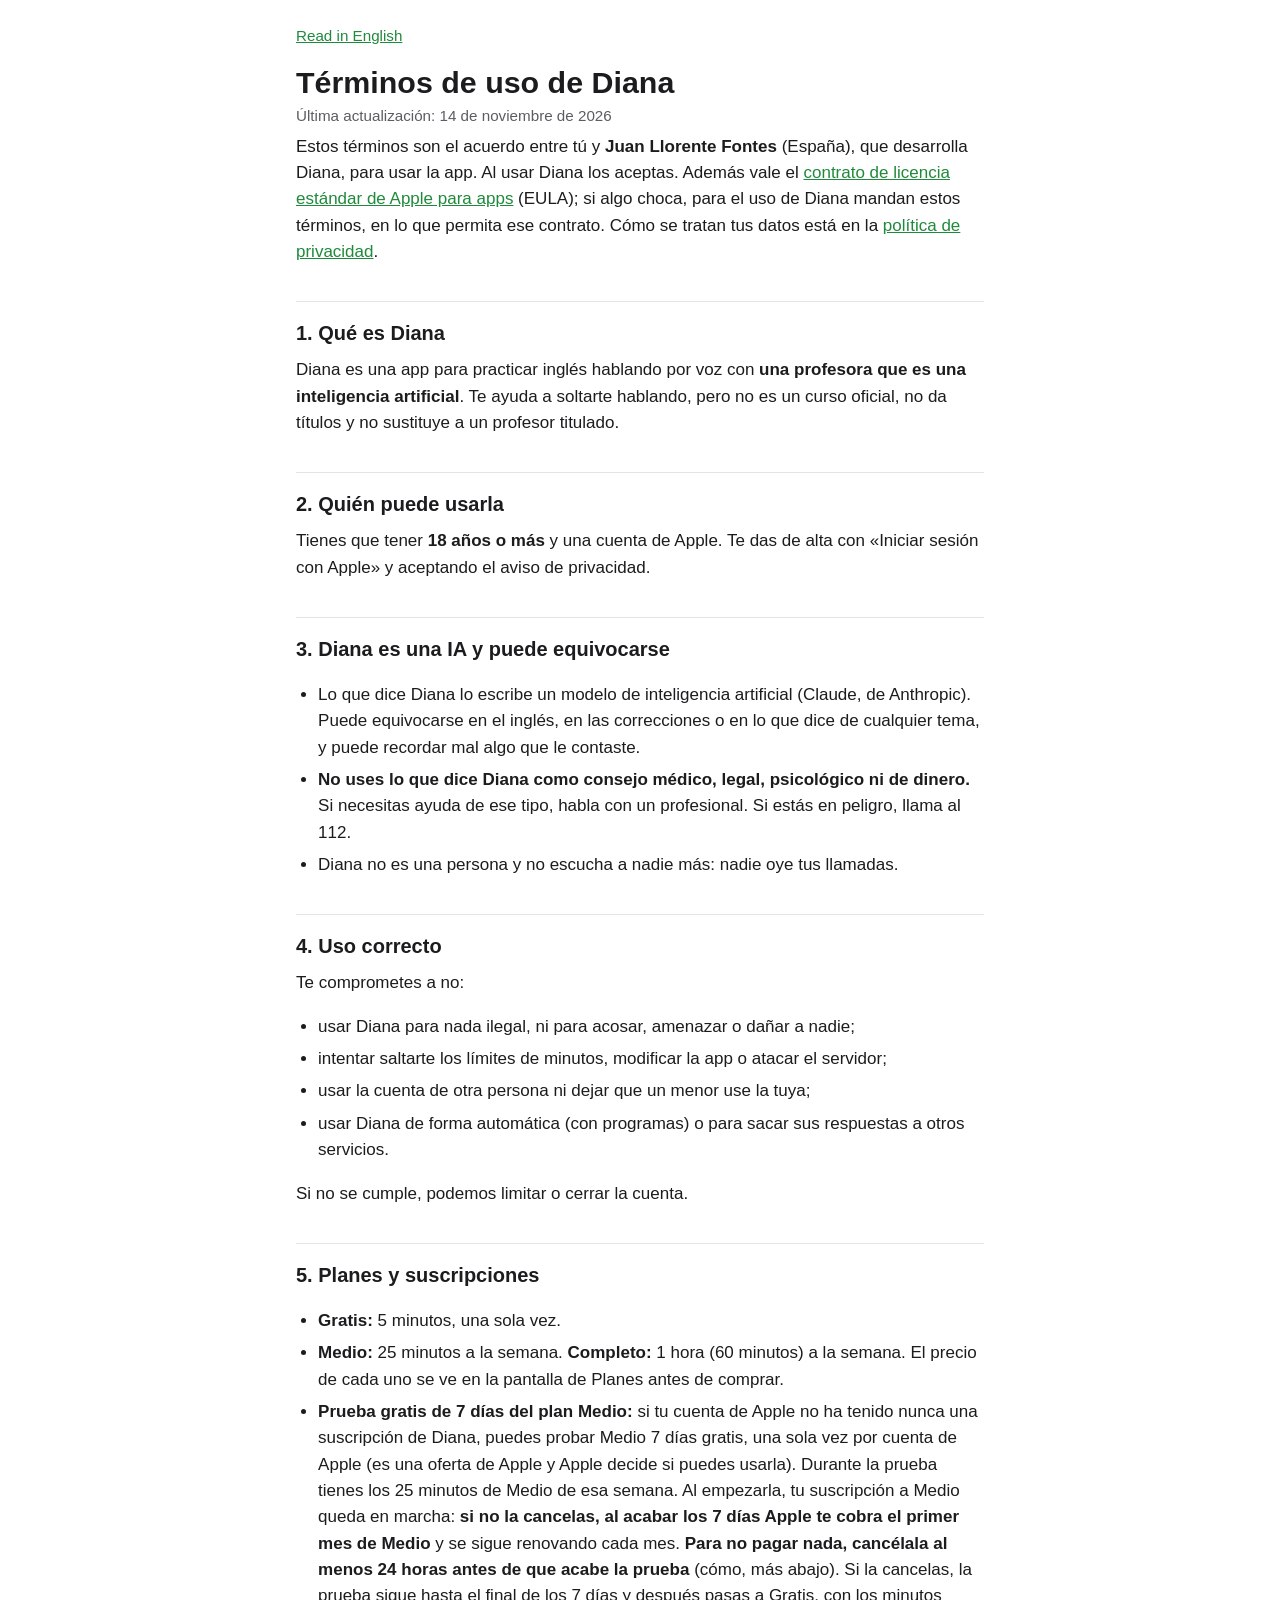
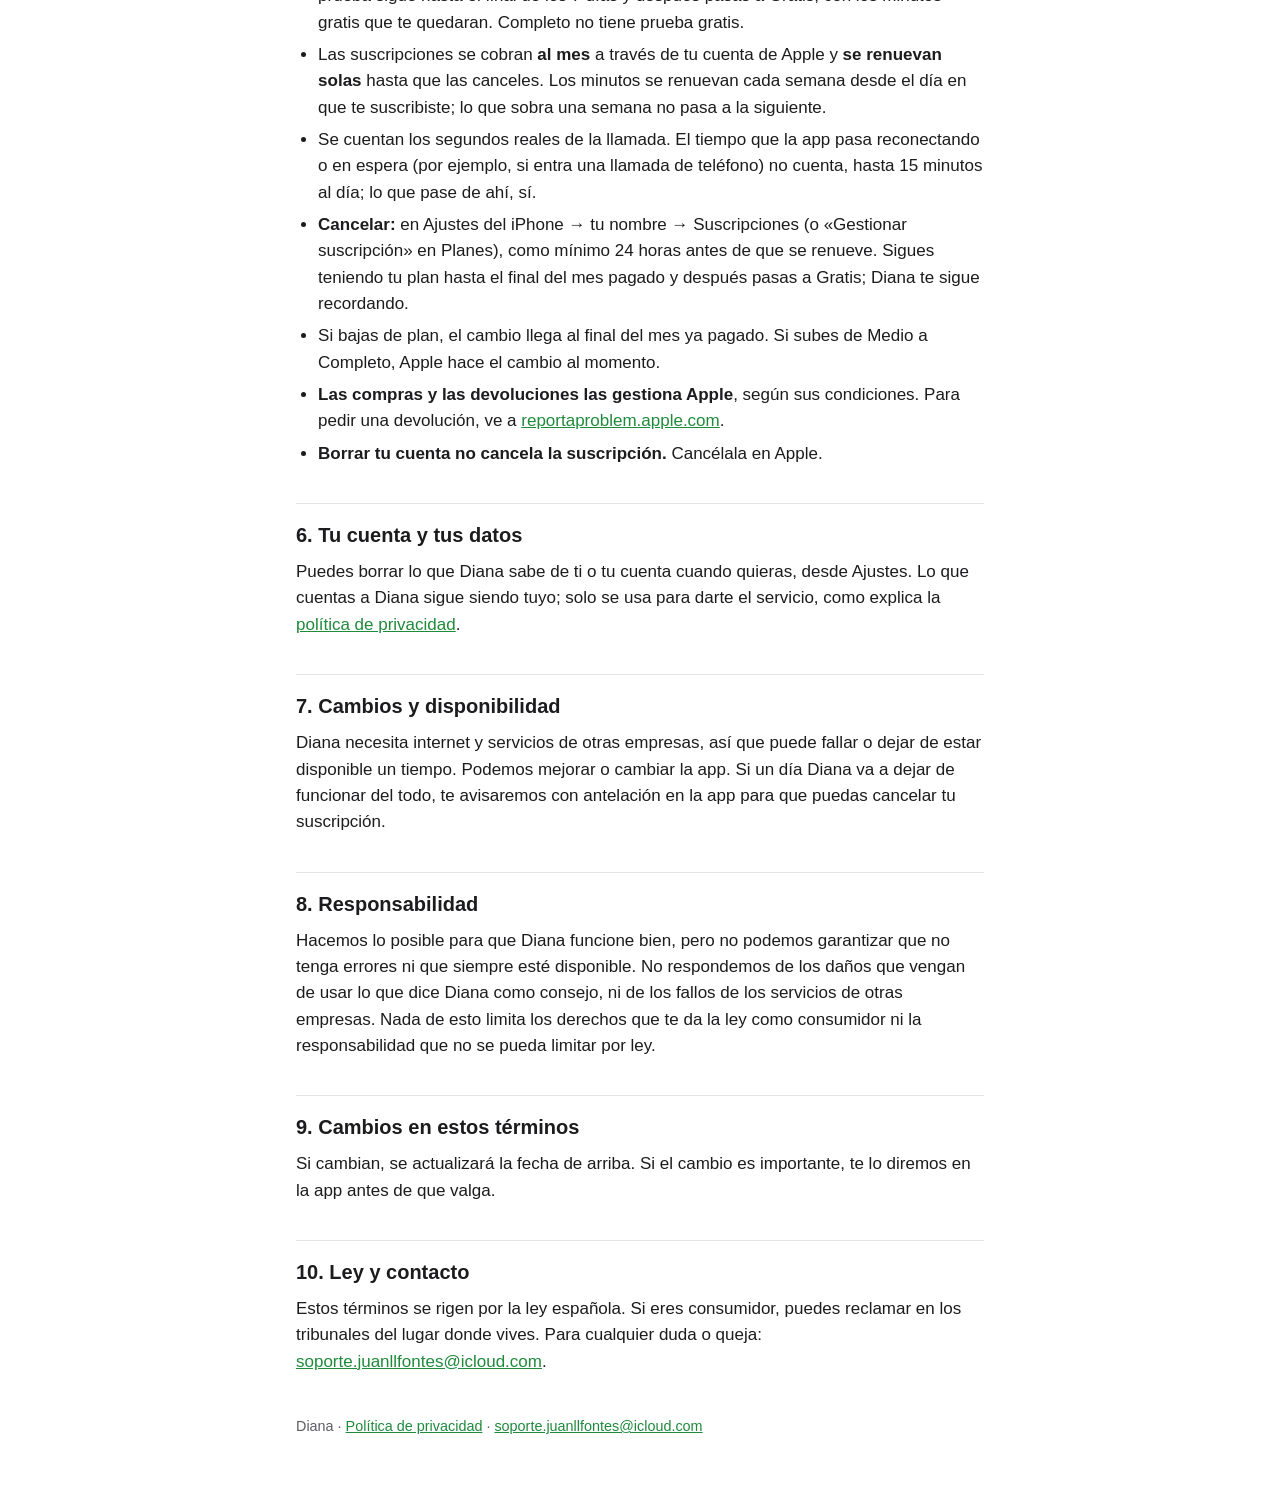
<file: es/terminos.html>
<!doctype html>
<html lang="es">
<head>
<meta charset="utf-8">
<meta name="viewport" content="width=device-width, initial-scale=1">
<title>Diana · Términos de uso</title>
<link rel="stylesheet" href="../estilo.css">
</head>
<body>
<main>
<p class="idioma"><a href="../en/terms.html" hreflang="en" lang="en">Read in English</a></p>
<h1>Términos de uso de Diana</h1>
<p class="fecha">Última actualización: 14 de noviembre de 2026</p>

<p>Estos términos son el acuerdo entre tú y <strong>Juan Llorente Fontes</strong> (España), que desarrolla Diana, para usar la app. Al usar Diana los aceptas. Además vale el <a href="https://www.apple.com/legal/internet-services/itunes/dev/stdeula/">contrato de licencia estándar de Apple para apps</a> (EULA); si algo choca, para el uso de Diana mandan estos términos, en lo que permita ese contrato. Cómo se tratan tus datos está en la <a href="privacidad.html">política de privacidad</a>.</p>

<h2>1. Qué es Diana</h2>
<p>Diana es una app para practicar inglés hablando por voz con <strong>una profesora que es una inteligencia artificial</strong>. Te ayuda a soltarte hablando, pero no es un curso oficial, no da títulos y no sustituye a un profesor titulado.</p>

<h2>2. Quién puede usarla</h2>
<p>Tienes que tener <strong>18 años o más</strong> y una cuenta de Apple. Te das de alta con «Iniciar sesión con Apple» y aceptando el aviso de privacidad.</p>

<h2>3. Diana es una IA y puede equivocarse</h2>
<ul>
<li>Lo que dice Diana lo escribe un modelo de inteligencia artificial (Claude, de Anthropic). Puede equivocarse en el inglés, en las correcciones o en lo que dice de cualquier tema, y puede recordar mal algo que le contaste.</li>
<li><strong>No uses lo que dice Diana como consejo médico, legal, psicológico ni de dinero.</strong> Si necesitas ayuda de ese tipo, habla con un profesional. Si estás en peligro, llama al 112.</li>
<li>Diana no es una persona y no escucha a nadie más: nadie oye tus llamadas.</li>
</ul>

<h2>4. Uso correcto</h2>
<p>Te comprometes a no:</p>
<ul>
<li>usar Diana para nada ilegal, ni para acosar, amenazar o dañar a nadie;</li>
<li>intentar saltarte los límites de minutos, modificar la app o atacar el servidor;</li>
<li>usar la cuenta de otra persona ni dejar que un menor use la tuya;</li>
<li>usar Diana de forma automática (con programas) o para sacar sus respuestas a otros servicios.</li>
</ul>
<p>Si no se cumple, podemos limitar o cerrar la cuenta.</p>

<h2>5. Planes y suscripciones</h2>
<ul>
<li><strong>Gratis:</strong> 5 minutos, una sola vez.</li>
<li><strong>Medio:</strong> 25 minutos a la semana. <strong>Completo:</strong> 1 hora (60 minutos) a la semana. El precio de cada uno se ve en la pantalla de Planes antes de comprar.</li>
<li><strong>Prueba gratis de 7 días del plan Medio:</strong> si tu cuenta de Apple no ha tenido nunca una suscripción de Diana, puedes probar Medio 7 días gratis, una sola vez por cuenta de Apple (es una oferta de Apple y Apple decide si puedes usarla). Durante la prueba tienes los 25 minutos de Medio de esa semana. Al empezarla, tu suscripción a Medio queda en marcha: <strong>si no la cancelas, al acabar los 7 días Apple te cobra el primer mes de Medio</strong> y se sigue renovando cada mes. <strong>Para no pagar nada, cancélala al menos 24 horas antes de que acabe la prueba</strong> (cómo, más abajo). Si la cancelas, la prueba sigue hasta el final de los 7 días y después pasas a Gratis, con los minutos gratis que te quedaran. Completo no tiene prueba gratis.</li>
<li>Las suscripciones se cobran <strong>al mes</strong> a través de tu cuenta de Apple y <strong>se renuevan solas</strong> hasta que las canceles. Los minutos se renuevan cada semana desde el día en que te suscribiste; lo que sobra una semana no pasa a la siguiente.</li>
<li>Se cuentan los segundos reales de la llamada. El tiempo que la app pasa reconectando o en espera (por ejemplo, si entra una llamada de teléfono) no cuenta, hasta 15 minutos al día; lo que pase de ahí, sí.</li>
<li><strong>Cancelar:</strong> en Ajustes del iPhone → tu nombre → Suscripciones (o «Gestionar suscripción» en Planes), como mínimo 24 horas antes de que se renueve. Sigues teniendo tu plan hasta el final del mes pagado y después pasas a Gratis; Diana te sigue recordando.</li>
<li>Si bajas de plan, el cambio llega al final del mes ya pagado. Si subes de Medio a Completo, Apple hace el cambio al momento.</li>
<li><strong>Las compras y las devoluciones las gestiona Apple</strong>, según sus condiciones. Para pedir una devolución, ve a <a href="https://reportaproblem.apple.com">reportaproblem.apple.com</a>.</li>
<li><strong>Borrar tu cuenta no cancela la suscripción.</strong> Cancélala en Apple.</li>
</ul>

<h2>6. Tu cuenta y tus datos</h2>
<p>Puedes borrar lo que Diana sabe de ti o tu cuenta cuando quieras, desde Ajustes. Lo que cuentas a Diana sigue siendo tuyo; solo se usa para darte el servicio, como explica la <a href="privacidad.html">política de privacidad</a>.</p>

<h2>7. Cambios y disponibilidad</h2>
<p>Diana necesita internet y servicios de otras empresas, así que puede fallar o dejar de estar disponible un tiempo. Podemos mejorar o cambiar la app. Si un día Diana va a dejar de funcionar del todo, te avisaremos con antelación en la app para que puedas cancelar tu suscripción.</p>

<h2>8. Responsabilidad</h2>
<p>Hacemos lo posible para que Diana funcione bien, pero no podemos garantizar que no tenga errores ni que siempre esté disponible. No respondemos de los daños que vengan de usar lo que dice Diana como consejo, ni de los fallos de los servicios de otras empresas. Nada de esto limita los derechos que te da la ley como consumidor ni la responsabilidad que no se pueda limitar por ley.</p>

<h2>9. Cambios en estos términos</h2>
<p>Si cambian, se actualizará la fecha de arriba. Si el cambio es importante, te lo diremos en la app antes de que valga.</p>

<h2>10. Ley y contacto</h2>
<p>Estos términos se rigen por la ley española. Si eres consumidor, puedes reclamar en los tribunales del lugar donde vives. Para cualquier duda o queja: <a href="mailto:soporte.juanllfontes@icloud.com">soporte.juanllfontes@icloud.com</a>.</p>

<footer>
<p>Diana · <a href="privacidad.html">Política de privacidad</a> · <a href="mailto:soporte.juanllfontes@icloud.com">soporte.juanllfontes@icloud.com</a></p>
</footer>
</main>
</body>
</html>
</file>
<file: estilo.css>
:root {
  color-scheme: light dark;
  --fondo: #ffffff;
  --texto: #1c1c1e;
  --suave: #5c5c63;
  --linea: #e3e3e8;
  --acento: #1f8a3b;
  --caja: #f4f6f4;
}
@media (prefers-color-scheme: dark) {
  :root {
    --fondo: #111113;
    --texto: #f2f2f5;
    --suave: #a9a9b2;
    --linea: #2c2c31;
    --acento: #4cc76a;
    --caja: #1b1e1b;
  }
}
* { box-sizing: border-box; }
html { -webkit-text-size-adjust: 100%; }
body {
  margin: 0;
  background: var(--fondo);
  color: var(--texto);
  font: 17px/1.55 -apple-system, BlinkMacSystemFont, "Segoe UI", Roboto, Helvetica, Arial, sans-serif;
}
main { max-width: 720px; margin: 0 auto; padding: 24px 16px 64px; }
h1 { font-size: 1.9rem; line-height: 1.2; margin: 8px 0 4px; }
h2 { font-size: 1.25rem; margin: 36px 0 8px; padding-top: 16px; border-top: 1px solid var(--linea); }
h3 { font-size: 1.05rem; margin: 20px 0 4px; }
p, li { margin: 6px 0; }
ul { padding-left: 1.3em; }
a { color: var(--acento); }
.fecha, .idioma { color: var(--suave); font-size: 0.95rem; margin: 0; }
.idioma { margin-bottom: 16px; }
.resumen { background: var(--caja); border-radius: 12px; padding: 12px 16px; margin: 16px 0; }
.resumen ul { margin: 0; }
.dato { border-left: 3px solid var(--acento); padding: 2px 0 2px 12px; margin: 14px 0; }
.dato h3 { margin-top: 0; }
.dato p { margin: 2px 0; }
.dato .etiqueta { color: var(--suave); }
footer { color: var(--suave); font-size: 0.9rem; margin-top: 40px; }
</file>
